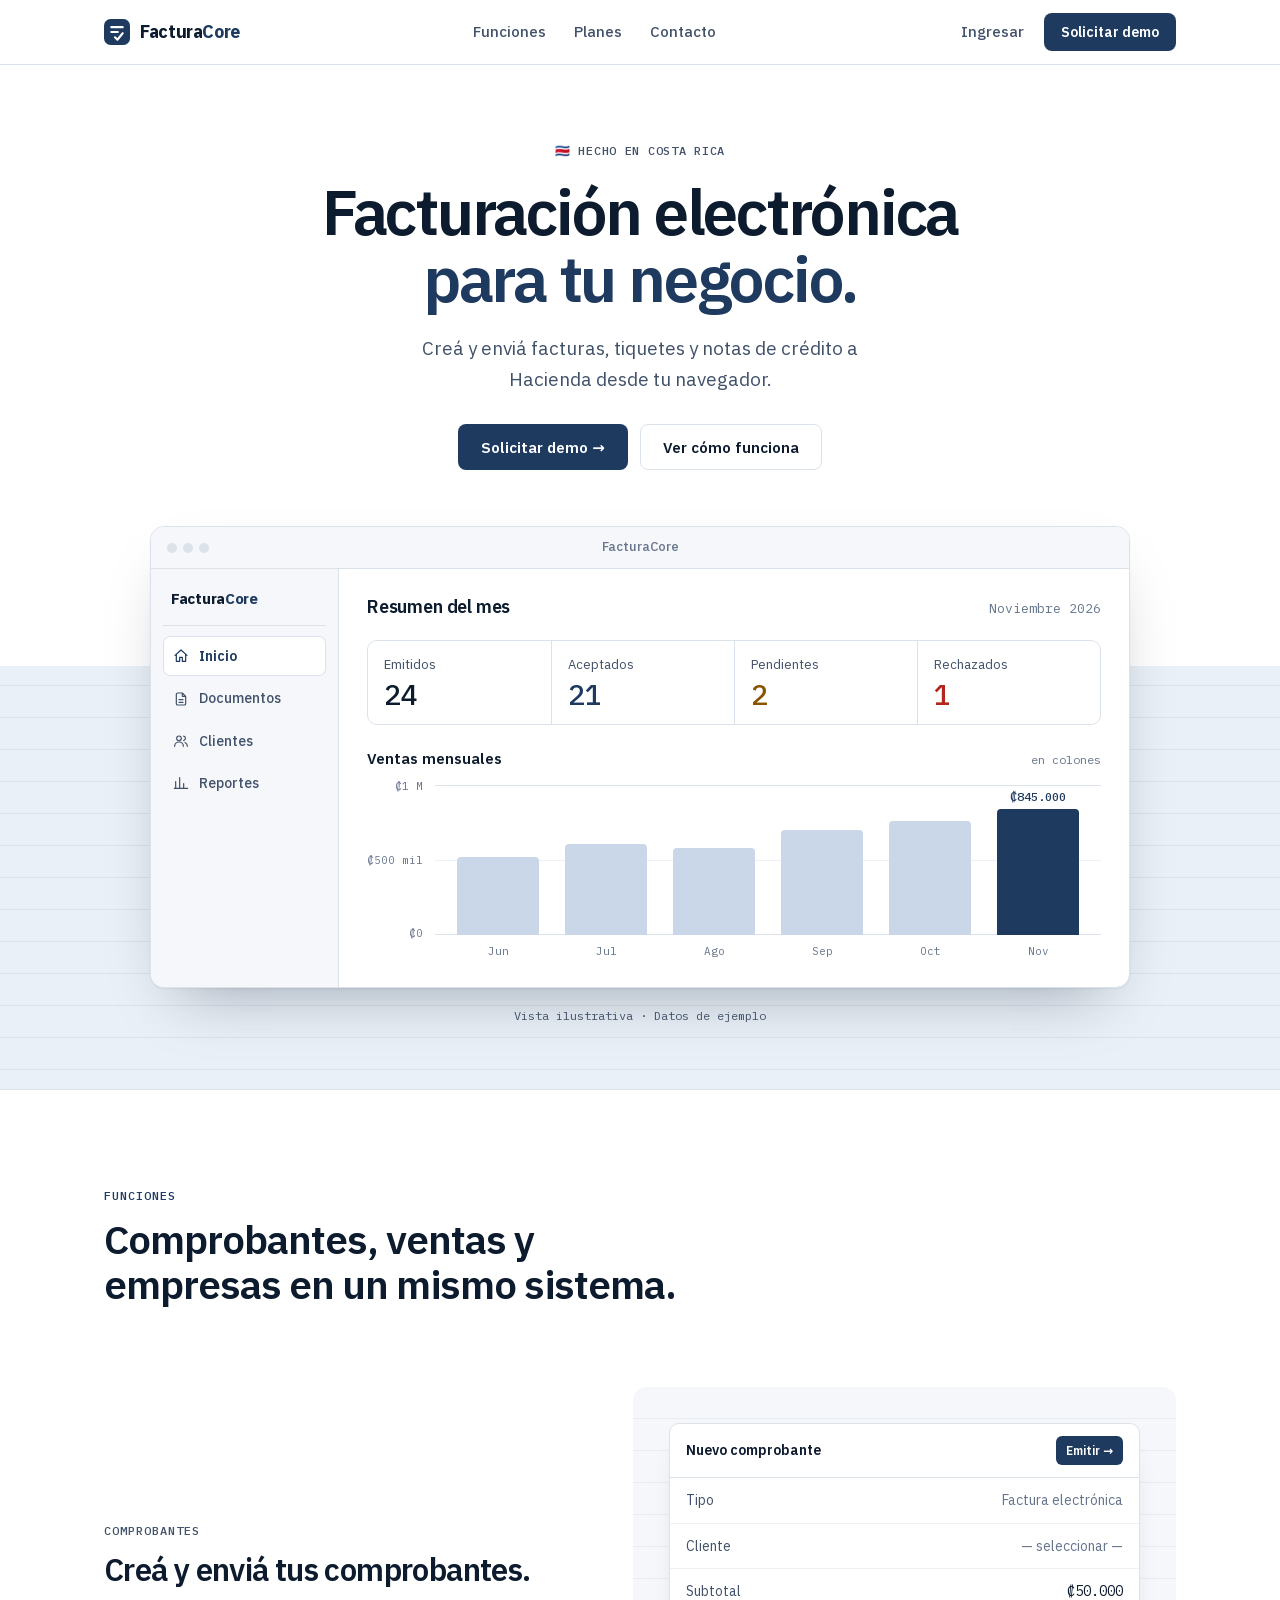
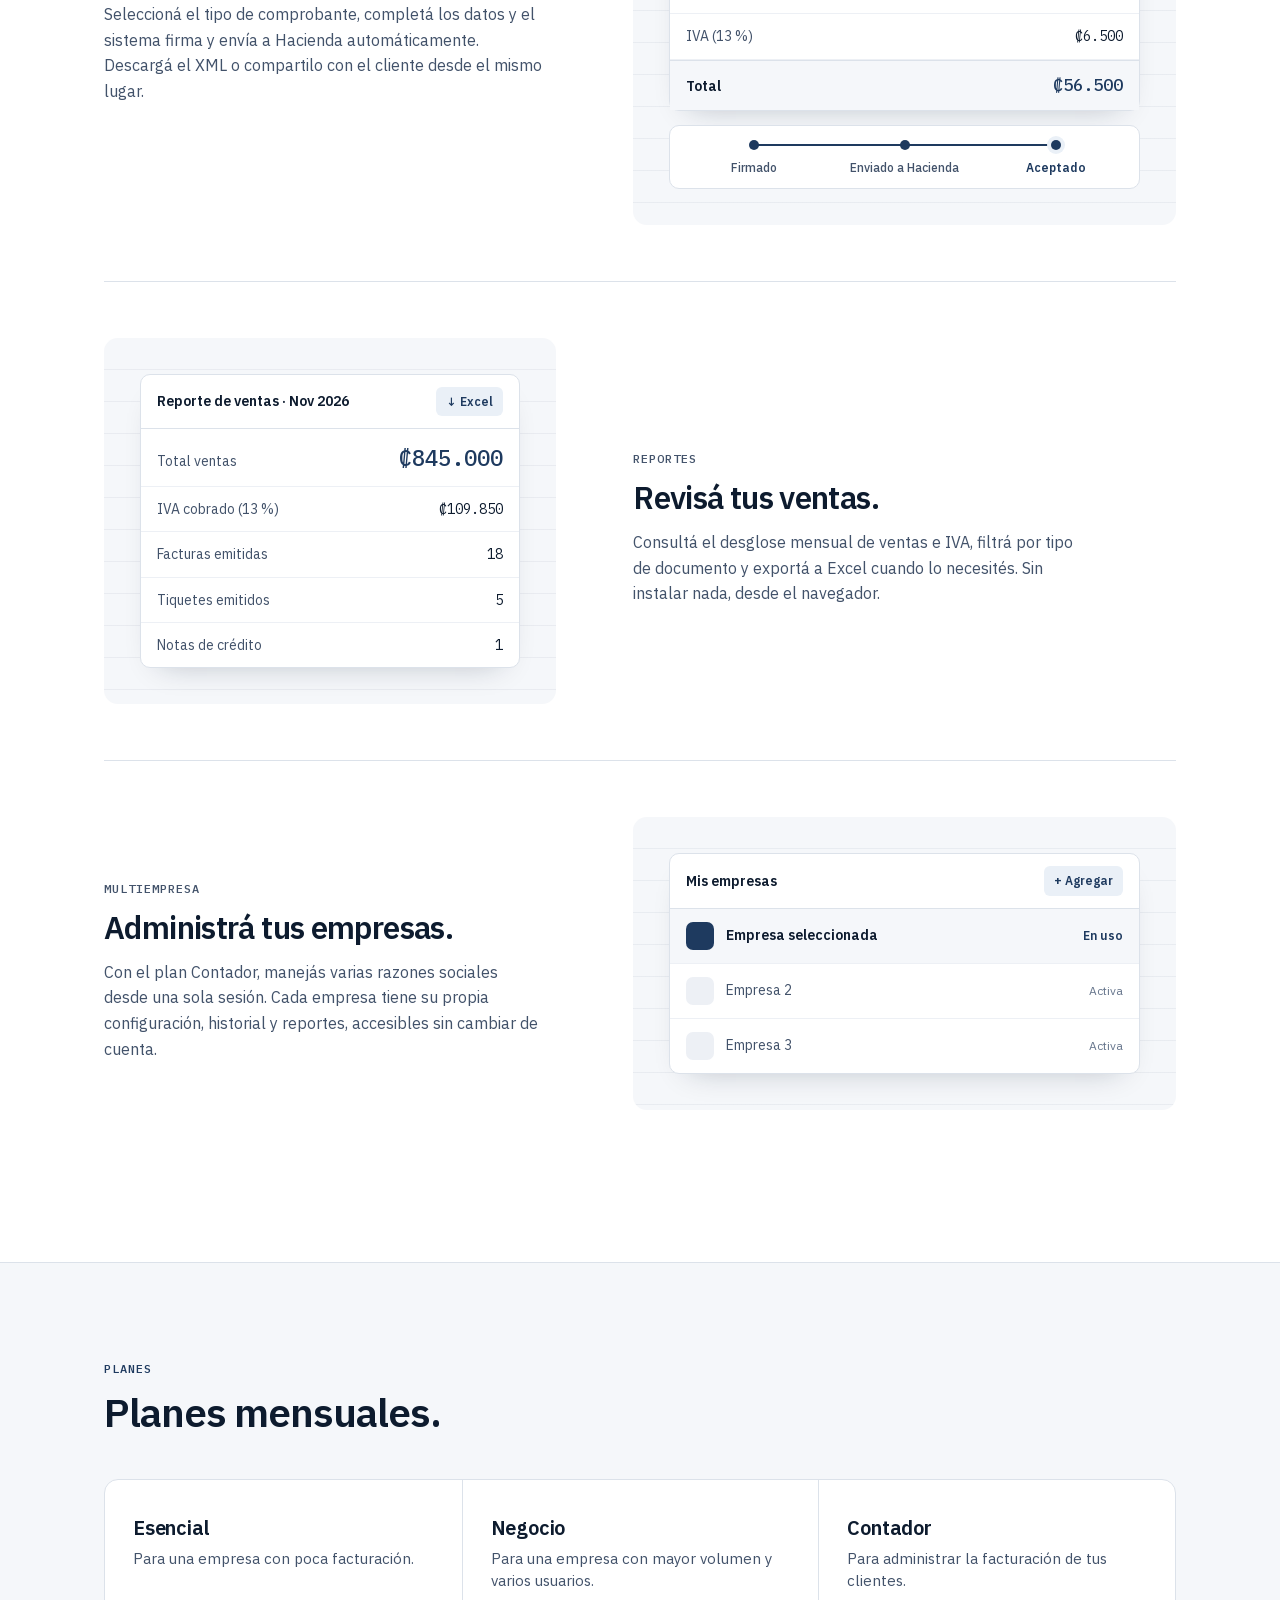
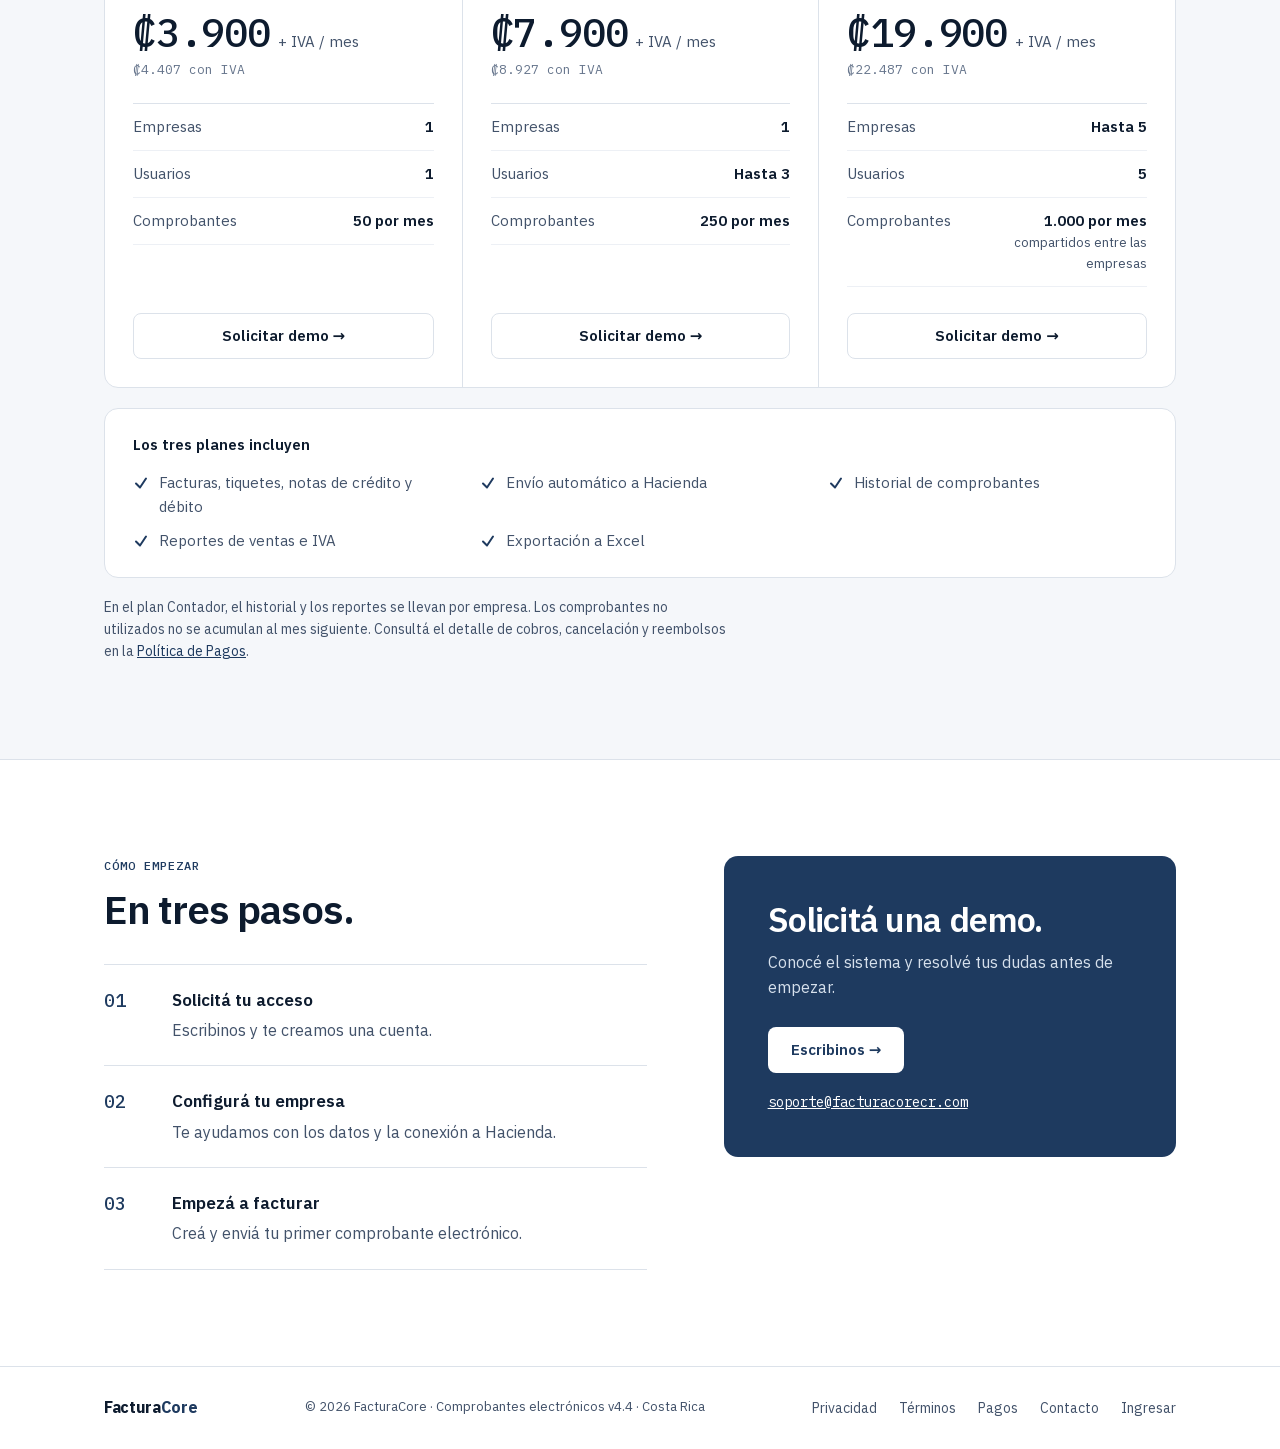
<file: index.html>
<!DOCTYPE html>
<html lang="es-CR">
<head>
<meta charset="UTF-8">
<meta name="viewport" content="width=device-width, initial-scale=1.0">
<title>FacturaCore · Facturación electrónica para Costa Rica</title>
<meta name="description" content="Creá y enviá facturas, tiquetes y notas de crédito a Hacienda desde tu navegador. Planes mensuales desde ₡3.900 + IVA.">
<meta property="og:title" content="FacturaCore · Facturación electrónica para Costa Rica">
<meta property="og:description" content="Creá y enviá facturas, tiquetes y notas de crédito a Hacienda desde tu navegador.">
<meta property="og:type" content="website">
<meta name="theme-color" content="#1E3A5F">
<link rel="icon" type="image/svg+xml" href="/favicon.svg">
<link rel="preload" href="/assets/fonts/ibm-plex-sans-400-700-latin.woff2" as="font" type="font/woff2" crossorigin>
<link rel="stylesheet" href="/assets/site.css">
</head>
<body>

<header class="nav">
  <div class="wrap nav-in">
    <a href="/" class="brand" aria-label="FacturaCore, inicio">
      <svg viewBox="0 0 32 32" aria-hidden="true"><rect width="32" height="32" rx="8" fill="#1E3A5F"/><path d="M9 10h14M9 16h8" stroke="#fff" stroke-width="2.6" stroke-linecap="round"/><path d="M13.5 22.5l3 3 6.5-8" fill="none" stroke="#fff" stroke-width="2.6" stroke-linecap="round" stroke-linejoin="round"/></svg>
      <span>Factura<b>Core</b></span>
    </a>
    <nav aria-label="Principal">
      <ul class="nav-links" id="nav-links">
        <li><a href="#funciones">Funciones</a></li>
        <li><a href="#planes">Planes</a></li>
        <li><a href="#contacto">Contacto</a></li>
        <li class="nav-only-mobile"><a href="https://app.facturacore.dedyn.io" target="_blank" rel="noopener">Ingresar</a></li>
      </ul>
    </nav>
    <div class="nav-actions">
      <a href="https://app.facturacore.dedyn.io" target="_blank" rel="noopener" class="nav-login">Ingresar</a>
      <a href="#contacto" class="btn btn-primary btn-sm">Solicitar demo</a>
      <button class="nav-toggle" id="nav-toggle" type="button" aria-label="Abrir menú" aria-controls="nav-links" aria-expanded="false">
        <svg width="20" height="20" viewBox="0 0 24 24" fill="none" stroke="currentColor" stroke-width="2" stroke-linecap="round" aria-hidden="true"><path d="M4 7h16M4 12h16M4 17h16"/></svg>
      </button>
    </div>
  </div>
</header>

<main>

<!-- Inicio -->
<section class="hero" id="inicio">
  <div class="wrap hero-head">
    <p class="eyebrow">🇨🇷 Hecho en Costa Rica</p>
    <h1>Facturación electrónica <span>para tu negocio.</span></h1>
    <p class="lede">Creá y enviá facturas, tiquetes y notas de crédito a Hacienda desde tu navegador.</p>
    <div class="hero-actions">
      <a href="#contacto" class="btn btn-primary">Solicitar demo →</a>
      <a href="#como-empezar" class="btn btn-outline">Ver cómo funciona</a>
    </div>
  </div>

  <div class="hero-stage">
    <div class="wrap">
      <figure>
        <div class="app">
          <div class="app-bar">
            <div class="app-dots" aria-hidden="true"><i></i><i></i><i></i></div>
            <div class="app-name">FacturaCore</div>
          </div>
          <div class="app-body">
            <aside class="app-side" aria-hidden="true">
              <div class="brand"><span>Factura<b>Core</b></span></div>
              <ul>
                <li class="on"><svg viewBox="0 0 24 24" fill="none" stroke="currentColor" stroke-width="1.8" stroke-linecap="round" stroke-linejoin="round"><path d="M3 11l9-8 9 8M5 9.5V20h5v-6h4v6h5V9.5"/></svg>Inicio</li>
                <li><svg viewBox="0 0 24 24" fill="none" stroke="currentColor" stroke-width="1.8" stroke-linecap="round" stroke-linejoin="round"><path d="M14 3H7a2 2 0 00-2 2v14a2 2 0 002 2h10a2 2 0 002-2V8zM14 3v5h5M9 13h6M9 17h6"/></svg>Documentos</li>
                <li><svg viewBox="0 0 24 24" fill="none" stroke="currentColor" stroke-width="1.8" stroke-linecap="round" stroke-linejoin="round"><circle cx="9" cy="8" r="3.5"/><path d="M2.5 20a6.5 6.5 0 0113 0M16 4.6a3.5 3.5 0 010 6.8M18 14.2a6.5 6.5 0 013.5 5.8"/></svg>Clientes</li>
                <li><svg viewBox="0 0 24 24" fill="none" stroke="currentColor" stroke-width="1.8" stroke-linecap="round" stroke-linejoin="round"><path d="M4 20V10M10 20V4M16 20v-7M22 20H2"/></svg>Reportes</li>
              </ul>
            </aside>
            <div class="app-main">
              <div class="app-head">
                <h2>Resumen del mes</h2>
                <span>Noviembre 2026</span>
              </div>
              <dl class="stats">
                <div class="stat"><dt>Emitidos</dt><dd>24</dd></div>
                <div class="stat"><dt>Aceptados</dt><dd class="is-blue">21</dd></div>
                <div class="stat"><dt>Pendientes</dt><dd class="is-amber">2</dd></div>
                <div class="stat"><dt>Rechazados</dt><dd class="is-red">1</dd></div>
              </dl>
              <div class="chart-card">
                <div class="chart-title">Ventas mensuales <span>en colones</span></div>
                <div class="chart" role="img" aria-label="Gráfico ilustrativo de ventas mensuales de junio a noviembre. Noviembre: 845.000 colones.">
                  <div class="chart-y" aria-hidden="true"><span>₡1 M</span><span>₡500 mil</span><span>₡0</span></div>
                  <div class="chart-plot" aria-hidden="true">
                    <i style="height:52%"></i>
                    <i style="height:61%"></i>
                    <i style="height:58%"></i>
                    <i style="height:70%"></i>
                    <i style="height:76%"></i>
                    <i class="now" style="height:84.5%"><b>₡845.000</b></i>
                  </div>
                  <div class="chart-x" aria-hidden="true"><span>Jun</span><span>Jul</span><span>Ago</span><span>Sep</span><span>Oct</span><span>Nov</span></div>
                </div>
              </div>
            </div>
          </div>
        </div>
        <figcaption class="stage-caption">Vista ilustrativa · Datos de ejemplo</figcaption>
      </figure>
    </div>
  </div>
</section>

<!-- Funciones -->
<section class="section" id="funciones">
  <div class="wrap">
    <div class="section-head">
      <p class="eyebrow">Funciones</p>
      <h2 class="title">Comprobantes, ventas y empresas en un mismo sistema.</h2>
    </div>

    <div class="features">

      <article class="feature">
        <div class="feature-text">
          <p class="eyebrow">Comprobantes</p>
          <h3>Creá y enviá tus comprobantes.</h3>
          <p>Seleccioná el tipo de comprobante, completá los datos y el sistema firma y envía a Hacienda automáticamente. Descargá el XML o compartilo con el cliente desde el mismo lugar.</p>
        </div>
        <div class="feature-art" aria-hidden="true">
          <div class="panel">
            <div class="panel-head">Nuevo comprobante <span class="chip chip-solid">Emitir →</span></div>
            <dl>
              <div class="kv"><dt>Tipo</dt><dd class="muted">Factura electrónica</dd></div>
              <div class="kv"><dt>Cliente</dt><dd class="muted">— seleccionar —</dd></div>
              <div class="kv"><dt>Subtotal</dt><dd>₡50.000</dd></div>
              <div class="kv"><dt>IVA (13 %)</dt><dd>₡6.500</dd></div>
              <div class="kv total"><dt>Total</dt><dd>₡56.500</dd></div>
            </dl>
          </div>
          <ol class="track">
            <li>Firmado</li>
            <li>Enviado a Hacienda</li>
            <li class="now">Aceptado</li>
          </ol>
        </div>
      </article>

      <article class="feature flip">
        <div class="feature-text">
          <p class="eyebrow">Reportes</p>
          <h3>Revisá tus ventas.</h3>
          <p>Consultá el desglose mensual de ventas e IVA, filtrá por tipo de documento y exportá a Excel cuando lo necesités. Sin instalar nada, desde el navegador.</p>
        </div>
        <div class="feature-art" aria-hidden="true">
          <div class="panel">
            <div class="panel-head">Reporte de ventas · Nov 2026 <span class="chip">↓ Excel</span></div>
            <dl>
              <div class="kv lead"><dt>Total ventas</dt><dd>₡845.000</dd></div>
              <div class="kv"><dt>IVA cobrado (13 %)</dt><dd>₡109.850</dd></div>
              <div class="kv"><dt>Facturas emitidas</dt><dd>18</dd></div>
              <div class="kv"><dt>Tiquetes emitidos</dt><dd>5</dd></div>
              <div class="kv"><dt>Notas de crédito</dt><dd>1</dd></div>
            </dl>
          </div>
        </div>
      </article>

      <article class="feature">
        <div class="feature-text">
          <p class="eyebrow">Multiempresa</p>
          <h3>Administrá tus empresas.</h3>
          <p>Con el plan Contador, manejás varias razones sociales desde una sola sesión. Cada empresa tiene su propia configuración, historial y reportes, accesibles sin cambiar de cuenta.</p>
        </div>
        <div class="feature-art" aria-hidden="true">
          <div class="panel">
            <div class="panel-head">Mis empresas <span class="chip">+ Agregar</span></div>
            <ul class="orgs">
              <li class="on">Empresa seleccionada <span>En uso</span></li>
              <li>Empresa 2 <span>Activa</span></li>
              <li>Empresa 3 <span>Activa</span></li>
            </ul>
          </div>
        </div>
      </article>

    </div>
  </div>
</section>

<!-- Planes -->
<section class="section plans-section" id="planes">
  <div class="wrap">
    <div class="section-head">
      <p class="eyebrow">Planes</p>
      <h2 class="title">Planes mensuales.</h2>
    </div>

    <div class="plans">
      <article class="plan">
        <h3>Esencial</h3>
        <p class="plan-for">Para una empresa con poca facturación.</p>
        <p class="plan-price"><strong>₡3.900</strong><span>+ IVA / mes</span></p>
        <p class="plan-tax">₡4.407 con IVA</p>
        <dl class="plan-specs">
          <div><dt>Empresas</dt><dd>1</dd></div>
          <div><dt>Usuarios</dt><dd>1</dd></div>
          <div><dt>Comprobantes</dt><dd>50 por mes</dd></div>
        </dl>
        <a href="#contacto" class="btn btn-outline">Solicitar demo →</a>
      </article>
      <article class="plan">
        <h3>Negocio</h3>
        <p class="plan-for">Para una empresa con mayor volumen y varios usuarios.</p>
        <p class="plan-price"><strong>₡7.900</strong><span>+ IVA / mes</span></p>
        <p class="plan-tax">₡8.927 con IVA</p>
        <dl class="plan-specs">
          <div><dt>Empresas</dt><dd>1</dd></div>
          <div><dt>Usuarios</dt><dd>Hasta 3</dd></div>
          <div><dt>Comprobantes</dt><dd>250 por mes</dd></div>
        </dl>
        <a href="#contacto" class="btn btn-outline">Solicitar demo →</a>
      </article>
      <article class="plan">
        <h3>Contador</h3>
        <p class="plan-for">Para administrar la facturación de tus clientes.</p>
        <p class="plan-price"><strong>₡19.900</strong><span>+ IVA / mes</span></p>
        <p class="plan-tax">₡22.487 con IVA</p>
        <dl class="plan-specs">
          <div><dt>Empresas</dt><dd>Hasta 5</dd></div>
          <div><dt>Usuarios</dt><dd>5</dd></div>
          <div><dt>Comprobantes</dt><dd>1.000 por mes <small>compartidos entre las empresas</small></dd></div>
        </dl>
        <a href="#contacto" class="btn btn-outline">Solicitar demo →</a>
      </article>
    </div>

    <div class="includes">
      <h3>Los tres planes incluyen</h3>
      <ul>
        <li>Facturas, tiquetes, notas de crédito y débito</li>
        <li>Envío automático a Hacienda</li>
        <li>Historial de comprobantes</li>
        <li>Reportes de ventas e IVA</li>
        <li>Exportación a Excel</li>
      </ul>
    </div>
    <p class="plans-note">En el plan Contador, el historial y los reportes se llevan por empresa. Los comprobantes no utilizados no se acumulan al mes siguiente. Consultá el detalle de cobros, cancelación y reembolsos en la <a href="/legal/pagos">Política de Pagos</a>.</p>
  </div>
</section>

<!-- Contacto -->
<section class="section" id="contacto">
  <div class="wrap start">
    <div id="como-empezar" class="anchor">
      <p class="eyebrow">Cómo empezar</p>
      <h2 class="title">En tres pasos.</h2>
      <ol class="steps">
        <li><strong>Solicitá tu acceso</strong><p>Escribinos y te creamos una cuenta.</p></li>
        <li><strong>Configurá tu empresa</strong><p>Te ayudamos con los datos y la conexión a Hacienda.</p></li>
        <li><strong>Empezá a facturar</strong><p>Creá y enviá tu primer comprobante electrónico.</p></li>
      </ol>
    </div>
    <aside class="cta" aria-labelledby="cta-title">
      <h2 id="cta-title">Solicitá una demo.</h2>
      <p>Conocé el sistema y resolvé tus dudas antes de empezar.</p>
      <a href="mailto:soporte@facturacorecr.com?subject=Solicitud%20de%20demo%20de%20FacturaCore" class="btn btn-light">Escribinos →</a>
      <span class="cta-mail"><a href="mailto:soporte@facturacorecr.com">soporte@facturacorecr.com</a></span>
    </aside>
  </div>
</section>

</main>

<footer class="foot">
  <div class="wrap foot-in">
    <a href="/" class="brand"><span>Factura<b>Core</b></span></a>
    <p class="foot-copy">© 2026 FacturaCore · Comprobantes electrónicos v4.4 · Costa Rica</p>
    <ul class="foot-links">
      <li><a href="/legal/privacidad">Privacidad</a></li>
      <li><a href="/legal/terminos">Términos</a></li>
      <li><a href="/legal/pagos">Pagos</a></li>
      <li><a href="#contacto">Contacto</a></li>
      <li><a href="https://app.facturacore.dedyn.io" target="_blank" rel="noopener">Ingresar</a></li>
    </ul>
  </div>
</footer>

<script src="/assets/site.js" defer></script>
</body>
</html>
</file>
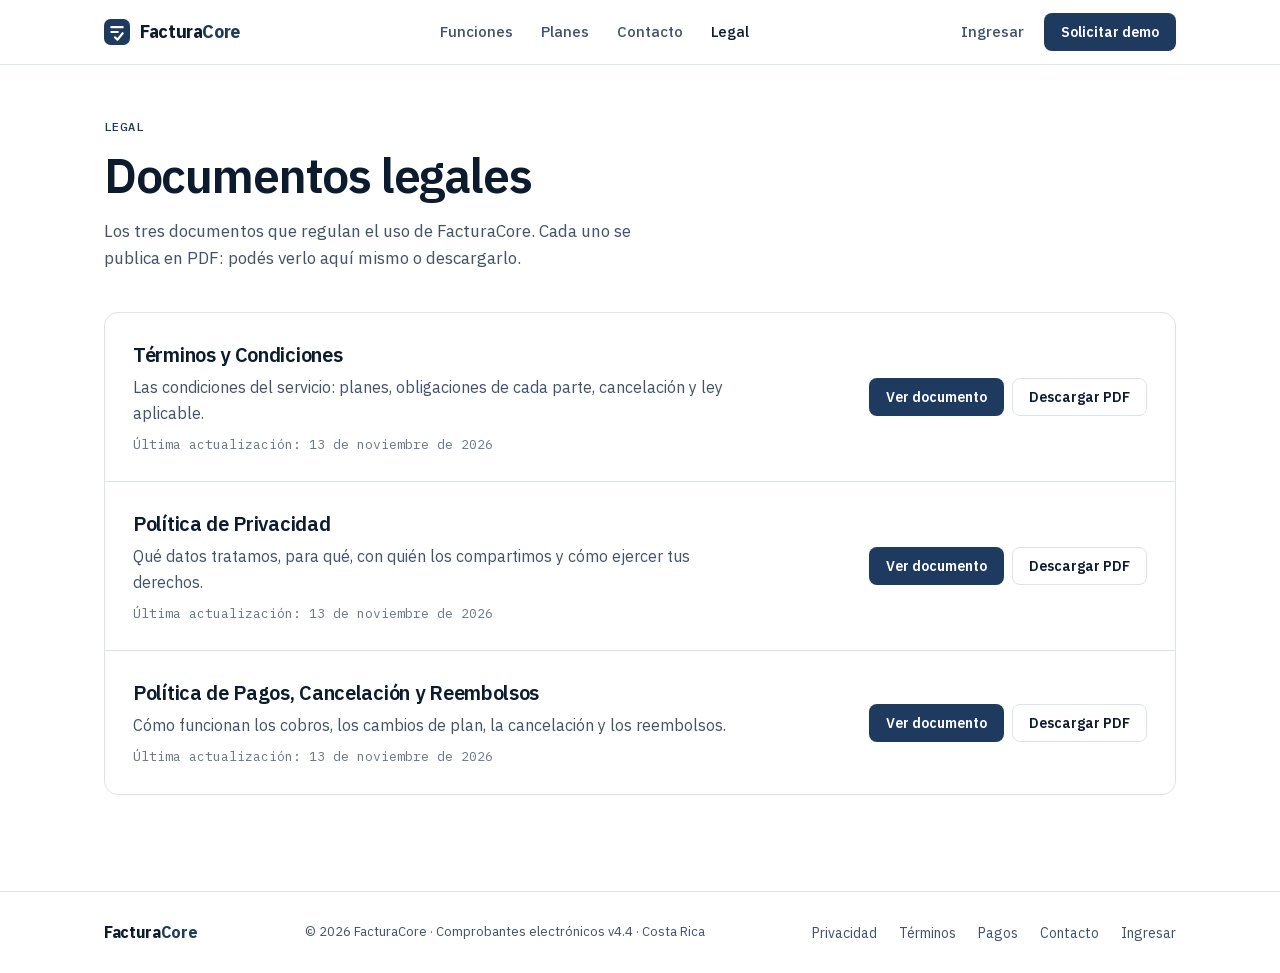
<file: legal/index.html>
<!DOCTYPE html>
<html lang="es-CR">
<head>
<meta charset="UTF-8">
<meta name="viewport" content="width=device-width, initial-scale=1.0">
<title>Documentos legales · FacturaCore</title>
<meta name="description" content="Política de Privacidad, Términos y Condiciones y Política de Pagos de FacturaCore, para ver en línea o descargar en PDF.">
<meta name="theme-color" content="#1E3A5F">
<link rel="icon" type="image/svg+xml" href="/favicon.svg">
<link rel="stylesheet" href="/assets/site.css">
<link rel="stylesheet" href="/assets/legal.css">
</head>
<body>

<header class="nav">
  <div class="wrap nav-in">
    <a href="/" class="brand" aria-label="FacturaCore, inicio">
      <svg viewBox="0 0 32 32" aria-hidden="true"><rect width="32" height="32" rx="8" fill="#1E3A5F"/><path d="M9 10h14M9 16h8" stroke="#fff" stroke-width="2.6" stroke-linecap="round"/><path d="M13.5 22.5l3 3 6.5-8" fill="none" stroke="#fff" stroke-width="2.6" stroke-linecap="round" stroke-linejoin="round"/></svg>
      <span>Factura<b>Core</b></span>
    </a>
    <nav aria-label="Principal">
      <ul class="nav-links" id="nav-links">
        <li><a href="/#funciones">Funciones</a></li>
        <li><a href="/#planes">Planes</a></li>
        <li><a href="/#contacto">Contacto</a></li>
        <li><a href="/legal" aria-current="page">Legal</a></li>
        <li class="nav-only-mobile"><a href="https://app.facturacore.dedyn.io" target="_blank" rel="noopener">Ingresar</a></li>
      </ul>
    </nav>
    <div class="nav-actions">
      <a href="https://app.facturacore.dedyn.io" target="_blank" rel="noopener" class="nav-login">Ingresar</a>
      <a href="/#contacto" class="btn btn-primary btn-sm">Solicitar demo</a>
      <button class="nav-toggle" id="nav-toggle" type="button" aria-label="Abrir menú" aria-controls="nav-links" aria-expanded="false">
        <svg width="20" height="20" viewBox="0 0 24 24" fill="none" stroke="currentColor" stroke-width="2" stroke-linecap="round" aria-hidden="true"><path d="M4 7h16M4 12h16M4 17h16"/></svg>
      </button>
    </div>
  </div>
</header>

<main>
<div class="wrap">

  <header class="doc-head">
    <p class="eyebrow">Legal</p>
    <h1>Documentos legales</h1>
    <p class="lede">Los tres documentos que regulan el uso de FacturaCore. Cada uno se publica en PDF: podés verlo aquí mismo o descargarlo.</p>
  </header>

  <ul class="doc-list">
    <li>
      <div>
        <h2><a href="/legal/terminos">Términos y Condiciones</a></h2>
        <p>Las condiciones del servicio: planes, obligaciones de cada parte, cancelación y ley aplicable.</p>
        <p class="when">Última actualización: 13 de noviembre de 2026</p>
      </div>
      <div class="go">
        <a class="btn btn-primary btn-sm" href="/legal/terminos">Ver documento</a>
        <a class="btn btn-outline btn-sm" href="/legal/pdf/terminos-y-condiciones.pdf" download>Descargar PDF</a>
      </div>
    </li>
    <li>
      <div>
        <h2><a href="/legal/privacidad">Política de Privacidad</a></h2>
        <p>Qué datos tratamos, para qué, con quién los compartimos y cómo ejercer tus derechos.</p>
        <p class="when">Última actualización: 13 de noviembre de 2026</p>
      </div>
      <div class="go">
        <a class="btn btn-primary btn-sm" href="/legal/privacidad">Ver documento</a>
        <a class="btn btn-outline btn-sm" href="/legal/pdf/politica-de-privacidad.pdf" download>Descargar PDF</a>
      </div>
    </li>
    <li>
      <div>
        <h2><a href="/legal/pagos">Política de Pagos, Cancelación y Reembolsos</a></h2>
        <p>Cómo funcionan los cobros, los cambios de plan, la cancelación y los reembolsos.</p>
        <p class="when">Última actualización: 13 de noviembre de 2026</p>
      </div>
      <div class="go">
        <a class="btn btn-primary btn-sm" href="/legal/pagos">Ver documento</a>
        <a class="btn btn-outline btn-sm" href="/legal/pdf/politica-de-pagos.pdf" download>Descargar PDF</a>
      </div>
    </li>
  </ul>

</div>
</main>

<footer class="foot">
  <div class="wrap foot-in">
    <a href="/" class="brand"><span>Factura<b>Core</b></span></a>
    <p class="foot-copy">© 2026 FacturaCore · Comprobantes electrónicos v4.4 · Costa Rica</p>
    <ul class="foot-links">
      <li><a href="/legal/privacidad">Privacidad</a></li>
      <li><a href="/legal/terminos">Términos</a></li>
      <li><a href="/legal/pagos">Pagos</a></li>
      <li><a href="/#contacto">Contacto</a></li>
      <li><a href="https://app.facturacore.dedyn.io" target="_blank" rel="noopener">Ingresar</a></li>
    </ul>
  </div>
</footer>

<script src="/assets/site.js" defer></script>
</body>
</html>
</file>
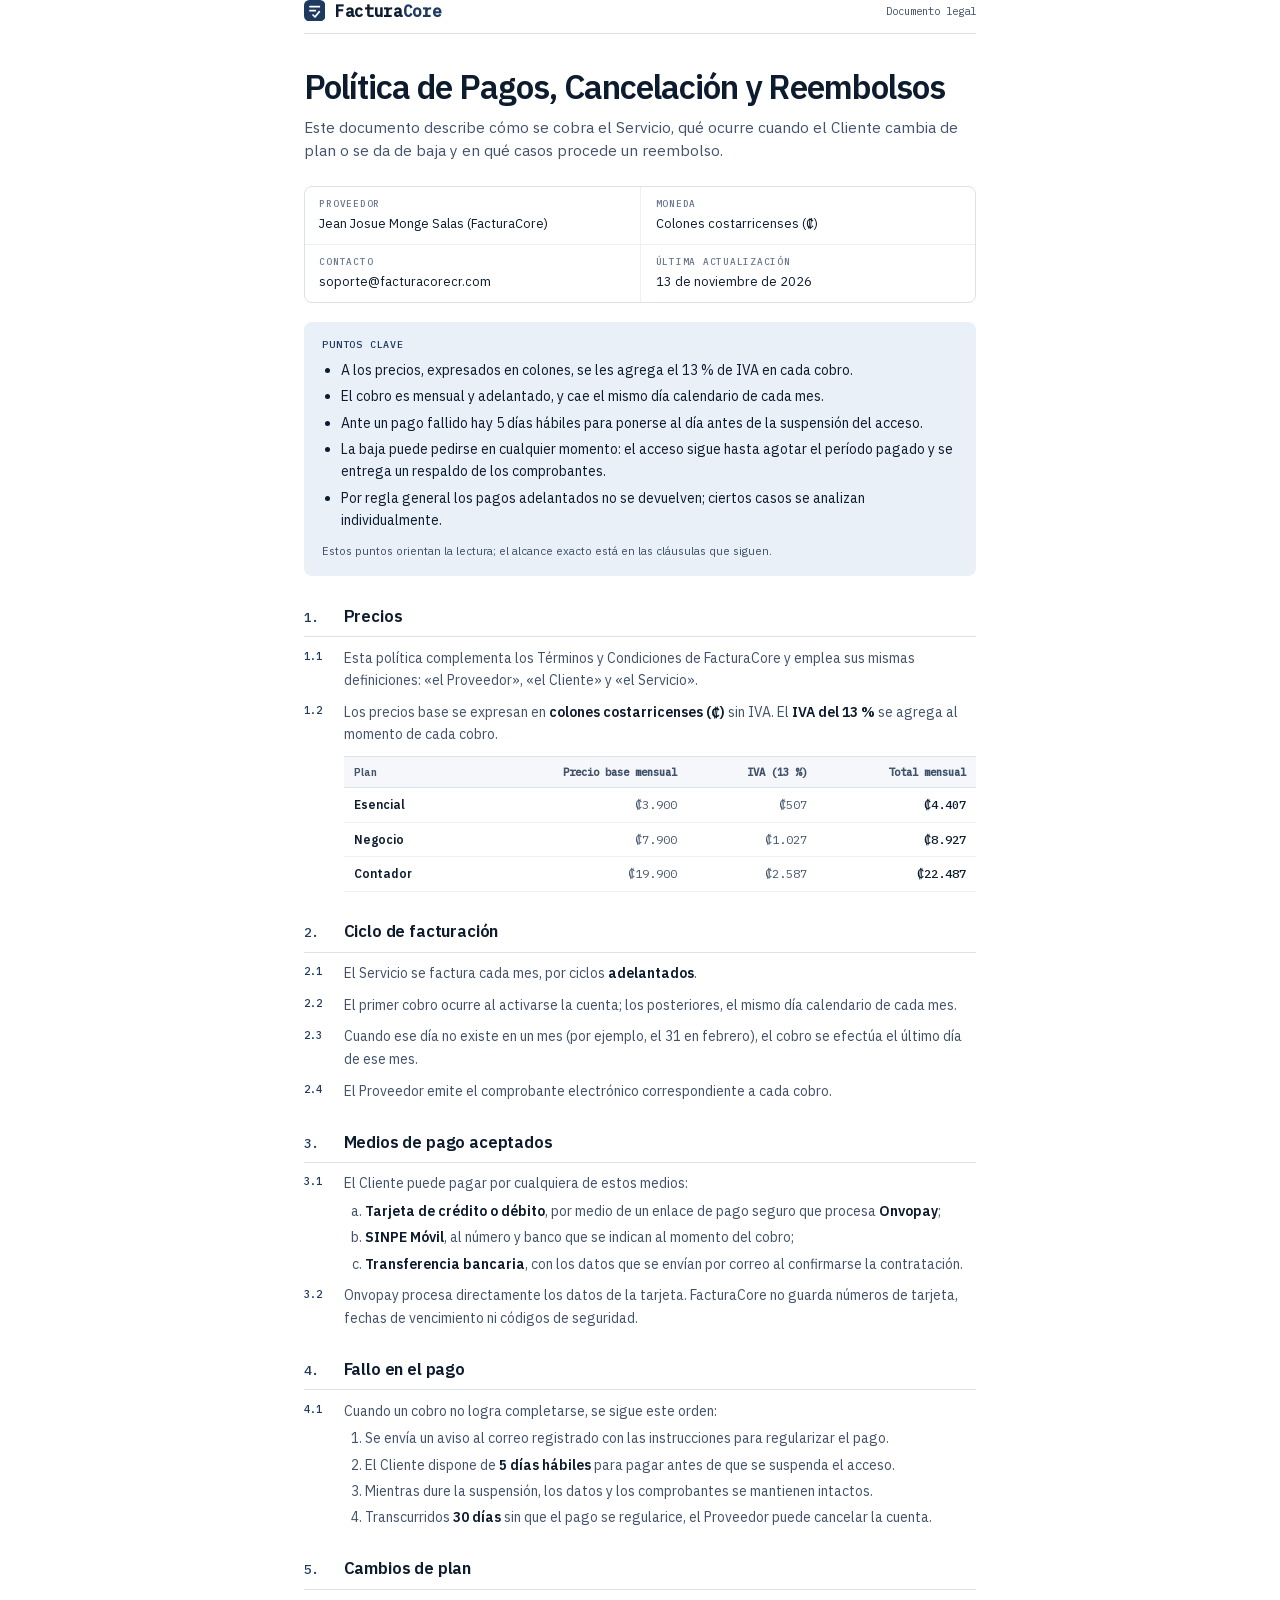
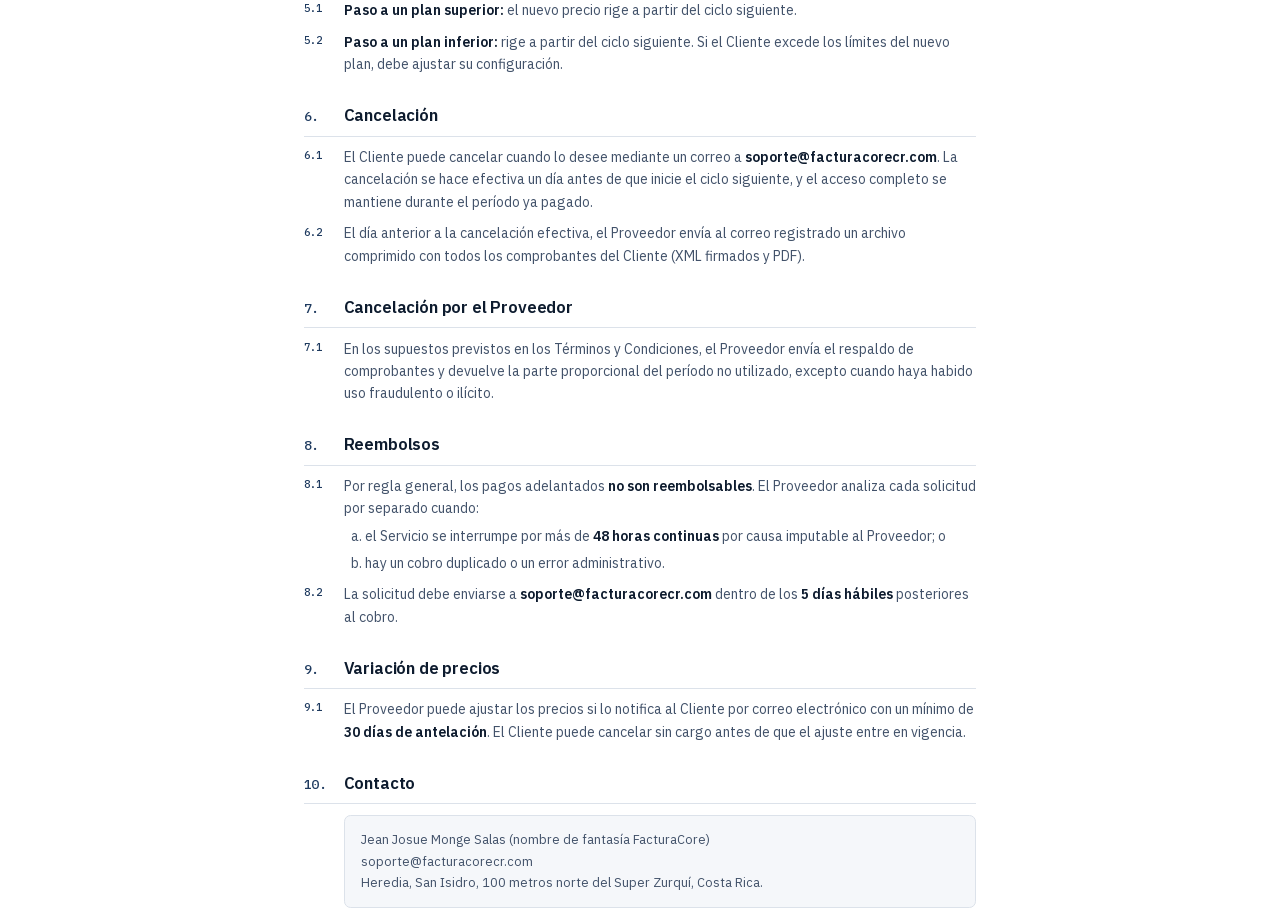
<file: legal-src/pagos.html>
<!DOCTYPE html>
<html lang="es-CR">
<head>
<meta charset="UTF-8">
<title>Política de Pagos, Cancelación y Reembolsos · FacturaCore</title>
<link rel="stylesheet" href="/assets/site.css">
<link rel="stylesheet" href="doc.css">
<style>@page{@bottom-left{content:"FacturaCore · Política de Pagos, Cancelación y Reembolsos";font:7.5pt 'IBM Plex Mono',monospace;color:#66758C}}</style>
</head>
<body>

<div class="doc-top">
  <span class="brand"><svg viewBox="0 0 32 32" aria-hidden="true"><rect width="32" height="32" rx="8" fill="#1E3A5F"/><path d="M9 10h14M9 16h8" stroke="#fff" stroke-width="2.6" stroke-linecap="round"/><path d="M13.5 22.5l3 3 6.5-8" fill="none" stroke="#fff" stroke-width="2.6" stroke-linecap="round" stroke-linejoin="round"/></svg><span>Factura<b>Core</b></span></span>
  <span>Documento legal</span>
</div>

<h1>Política de Pagos, Cancelación y Reembolsos</h1>
<p class="sub">Este documento describe cómo se cobra el Servicio, qué ocurre cuando el Cliente cambia de plan o se da de baja y en qué casos procede un reembolso.</p>

<dl class="facts">
  <div><dt>Proveedor</dt><dd>Jean Josue Monge Salas (FacturaCore)</dd></div>
  <div><dt>Moneda</dt><dd>Colones costarricenses (₡)</dd></div>
  <div><dt>Contacto</dt><dd>soporte@facturacorecr.com</dd></div>
  <div><dt>Última actualización</dt><dd>13 de noviembre de 2026</dd></div>
</dl>

<div class="key">
  <h2>Puntos clave</h2>
  <ul>
    <li>A los precios, expresados en colones, se les agrega el 13 % de IVA en cada cobro.</li>
    <li>El cobro es mensual y adelantado, y cae el mismo día calendario de cada mes.</li>
    <li>Ante un pago fallido hay 5 días hábiles para ponerse al día antes de la suspensión del acceso.</li>
    <li>La baja puede pedirse en cualquier momento: el acceso sigue hasta agotar el período pagado y se entrega un respaldo de los comprobantes.</li>
    <li>Por regla general los pagos adelantados no se devuelven; ciertos casos se analizan individualmente.</li>
  </ul>
  <p>Estos puntos orientan la lectura; el alcance exacto está en las cláusulas que siguen.</p>
</div>

<section>
  <h2>Precios</h2>
  <p class="c">Esta política complementa los Términos y Condiciones de FacturaCore y emplea sus mismas definiciones: «el Proveedor», «el Cliente» y «el Servicio».</p>
  <p class="c">Los precios base se expresan en <strong>colones costarricenses (₡)</strong> sin IVA. El <strong>IVA del 13 %</strong> se agrega al momento de cada cobro.</p>
  <table>
    <thead><tr><th>Plan</th><th class="r">Precio base mensual</th><th class="r">IVA (13 %)</th><th class="r">Total mensual</th></tr></thead>
    <tbody>
      <tr><td><strong>Esencial</strong></td><td class="r">₡3.900</td><td class="r">₡507</td><td class="r t">₡4.407</td></tr>
      <tr><td><strong>Negocio</strong></td><td class="r">₡7.900</td><td class="r">₡1.027</td><td class="r t">₡8.927</td></tr>
      <tr><td><strong>Contador</strong></td><td class="r">₡19.900</td><td class="r">₡2.587</td><td class="r t">₡22.487</td></tr>
    </tbody>
  </table>
</section>

<section>
  <h2>Ciclo de facturación</h2>
  <p class="c">El Servicio se factura cada mes, por ciclos <strong>adelantados</strong>.</p>
  <p class="c">El primer cobro ocurre al activarse la cuenta; los posteriores, el mismo día calendario de cada mes.</p>
  <p class="c">Cuando ese día no existe en un mes (por ejemplo, el 31 en febrero), el cobro se efectúa el último día de ese mes.</p>
  <p class="c">El Proveedor emite el comprobante electrónico correspondiente a cada cobro.</p>
</section>

<section>
  <h2>Medios de pago aceptados</h2>
  <p class="c">El Cliente puede pagar por cualquiera de estos medios:</p>
  <ol class="a">
    <li><strong>Tarjeta de crédito o débito</strong>, por medio de un enlace de pago seguro que procesa <strong>Onvopay</strong>;</li>
    <li><strong>SINPE Móvil</strong>, al número y banco que se indican al momento del cobro;</li>
    <li><strong>Transferencia bancaria</strong>, con los datos que se envían por correo al confirmarse la contratación.</li>
  </ol>
  <p class="c">Onvopay procesa directamente los datos de la tarjeta. FacturaCore no guarda números de tarjeta, fechas de vencimiento ni códigos de seguridad.</p>
</section>

<section>
  <h2>Fallo en el pago</h2>
  <p class="c">Cuando un cobro no logra completarse, se sigue este orden:</p>
  <ol class="n">
    <li>Se envía un aviso al correo registrado con las instrucciones para regularizar el pago.</li>
    <li>El Cliente dispone de <strong>5 días hábiles</strong> para pagar antes de que se suspenda el acceso.</li>
    <li>Mientras dure la suspensión, los datos y los comprobantes se mantienen intactos.</li>
    <li>Transcurridos <strong>30 días</strong> sin que el pago se regularice, el Proveedor puede cancelar la cuenta.</li>
  </ol>
</section>

<section>
  <h2>Cambios de plan</h2>
  <p class="c"><strong>Paso a un plan superior:</strong> el nuevo precio rige a partir del ciclo siguiente.</p>
  <p class="c"><strong>Paso a un plan inferior:</strong> rige a partir del ciclo siguiente. Si el Cliente excede los límites del nuevo plan, debe ajustar su configuración.</p>
</section>

<section>
  <h2>Cancelación</h2>
  <p class="c">El Cliente puede cancelar cuando lo desee mediante un correo a <strong>soporte@facturacorecr.com</strong>. La cancelación se hace efectiva un día antes de que inicie el ciclo siguiente, y el acceso completo se mantiene durante el período ya pagado.</p>
  <p class="c">El día anterior a la cancelación efectiva, el Proveedor envía al correo registrado un archivo comprimido con todos los comprobantes del Cliente (XML firmados y PDF).</p>
</section>

<section>
  <h2>Cancelación por el Proveedor</h2>
  <p class="c">En los supuestos previstos en los Términos y Condiciones, el Proveedor envía el respaldo de comprobantes y devuelve la parte proporcional del período no utilizado, excepto cuando haya habido uso fraudulento o ilícito.</p>
</section>

<section>
  <h2>Reembolsos</h2>
  <p class="c">Por regla general, los pagos adelantados <strong>no son reembolsables</strong>. El Proveedor analiza cada solicitud por separado cuando:</p>
  <ol class="a">
    <li>el Servicio se interrumpe por más de <strong>48 horas continuas</strong> por causa imputable al Proveedor; o</li>
    <li>hay un cobro duplicado o un error administrativo.</li>
  </ol>
  <p class="c">La solicitud debe enviarse a <strong>soporte@facturacorecr.com</strong> dentro de los <strong>5 días hábiles</strong> posteriores al cobro.</p>
</section>

<section>
  <h2>Variación de precios</h2>
  <p class="c">El Proveedor puede ajustar los precios si lo notifica al Cliente por correo electrónico con un mínimo de <strong>30 días de antelación</strong>. El Cliente puede cancelar sin cargo antes de que el ajuste entre en vigencia.</p>
</section>

<section>
  <h2>Contacto</h2>
  <div class="card">
    Jean Josue Monge Salas (nombre de fantasía FacturaCore)<br>
    soporte@facturacorecr.com<br>
    Heredia, San Isidro, 100 metros norte del Super Zurquí, Costa Rica.
  </div>
</section>

</body>
</html>
</file>
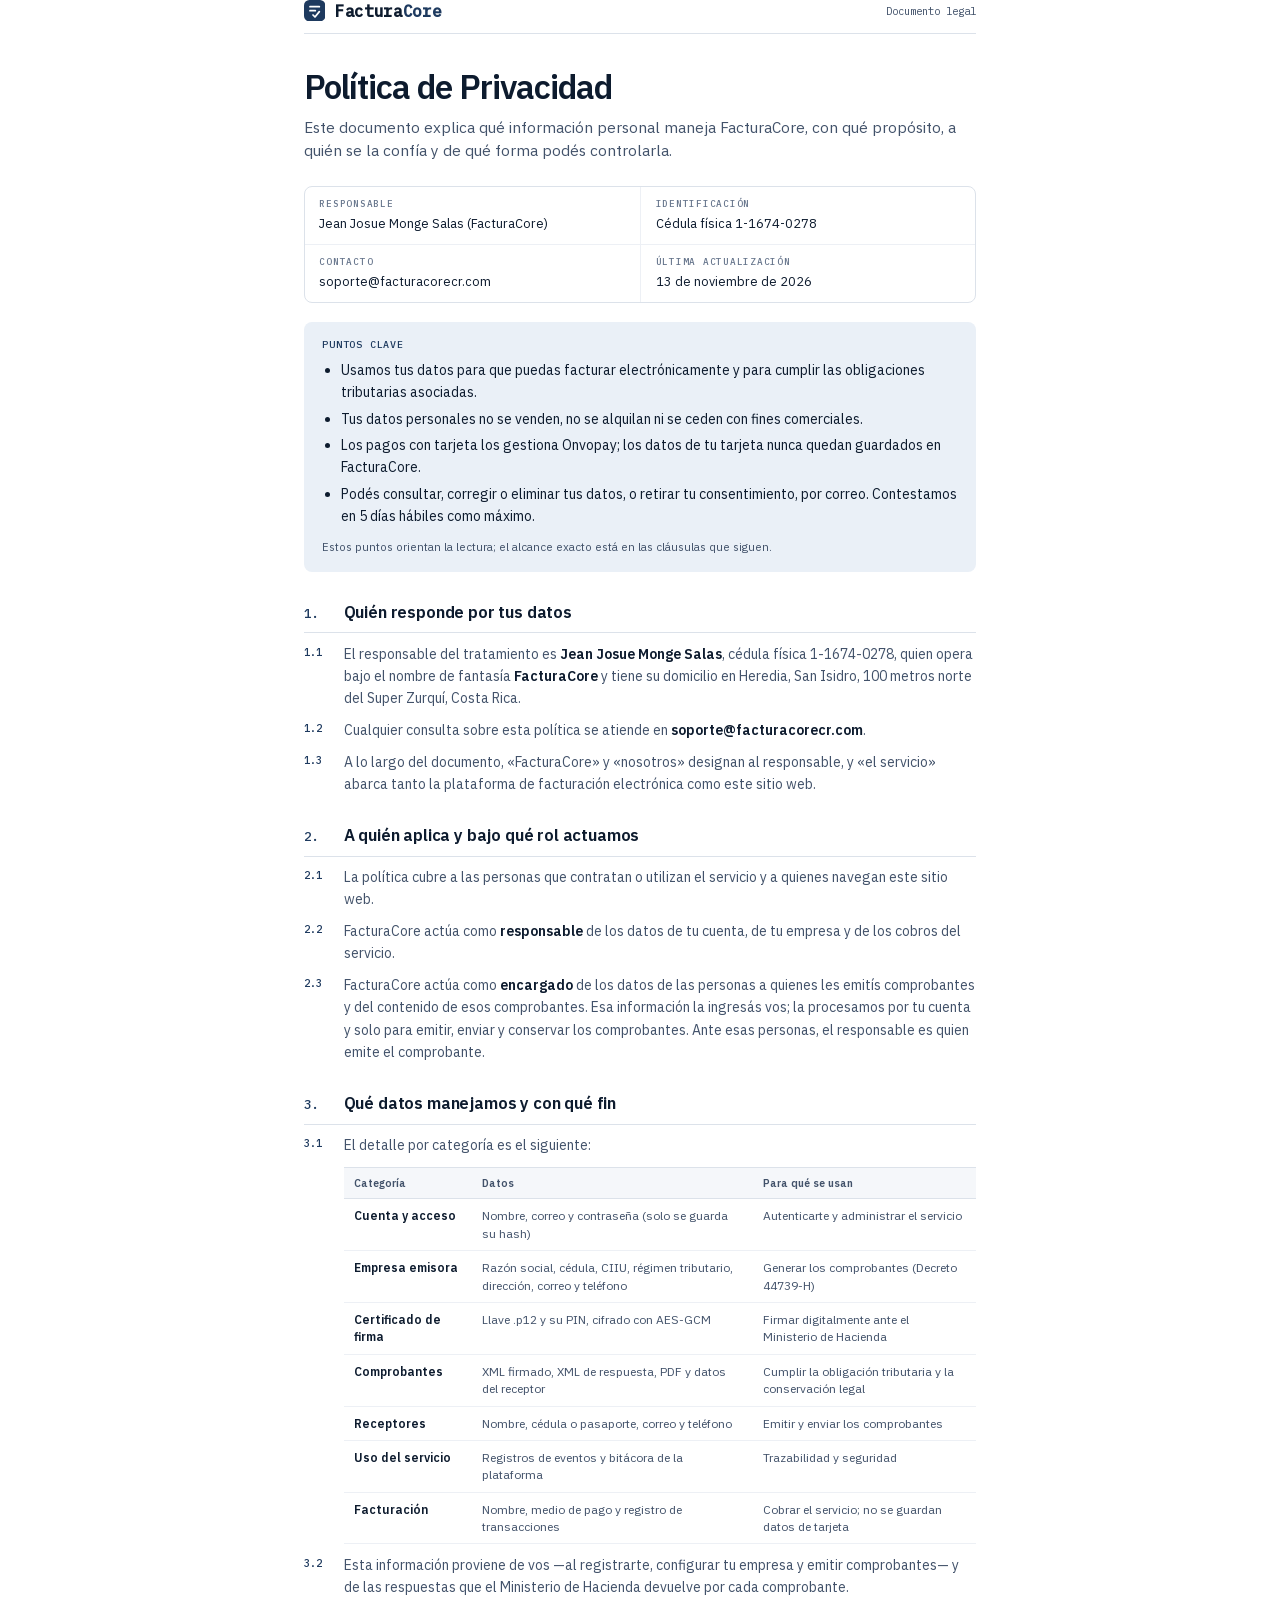
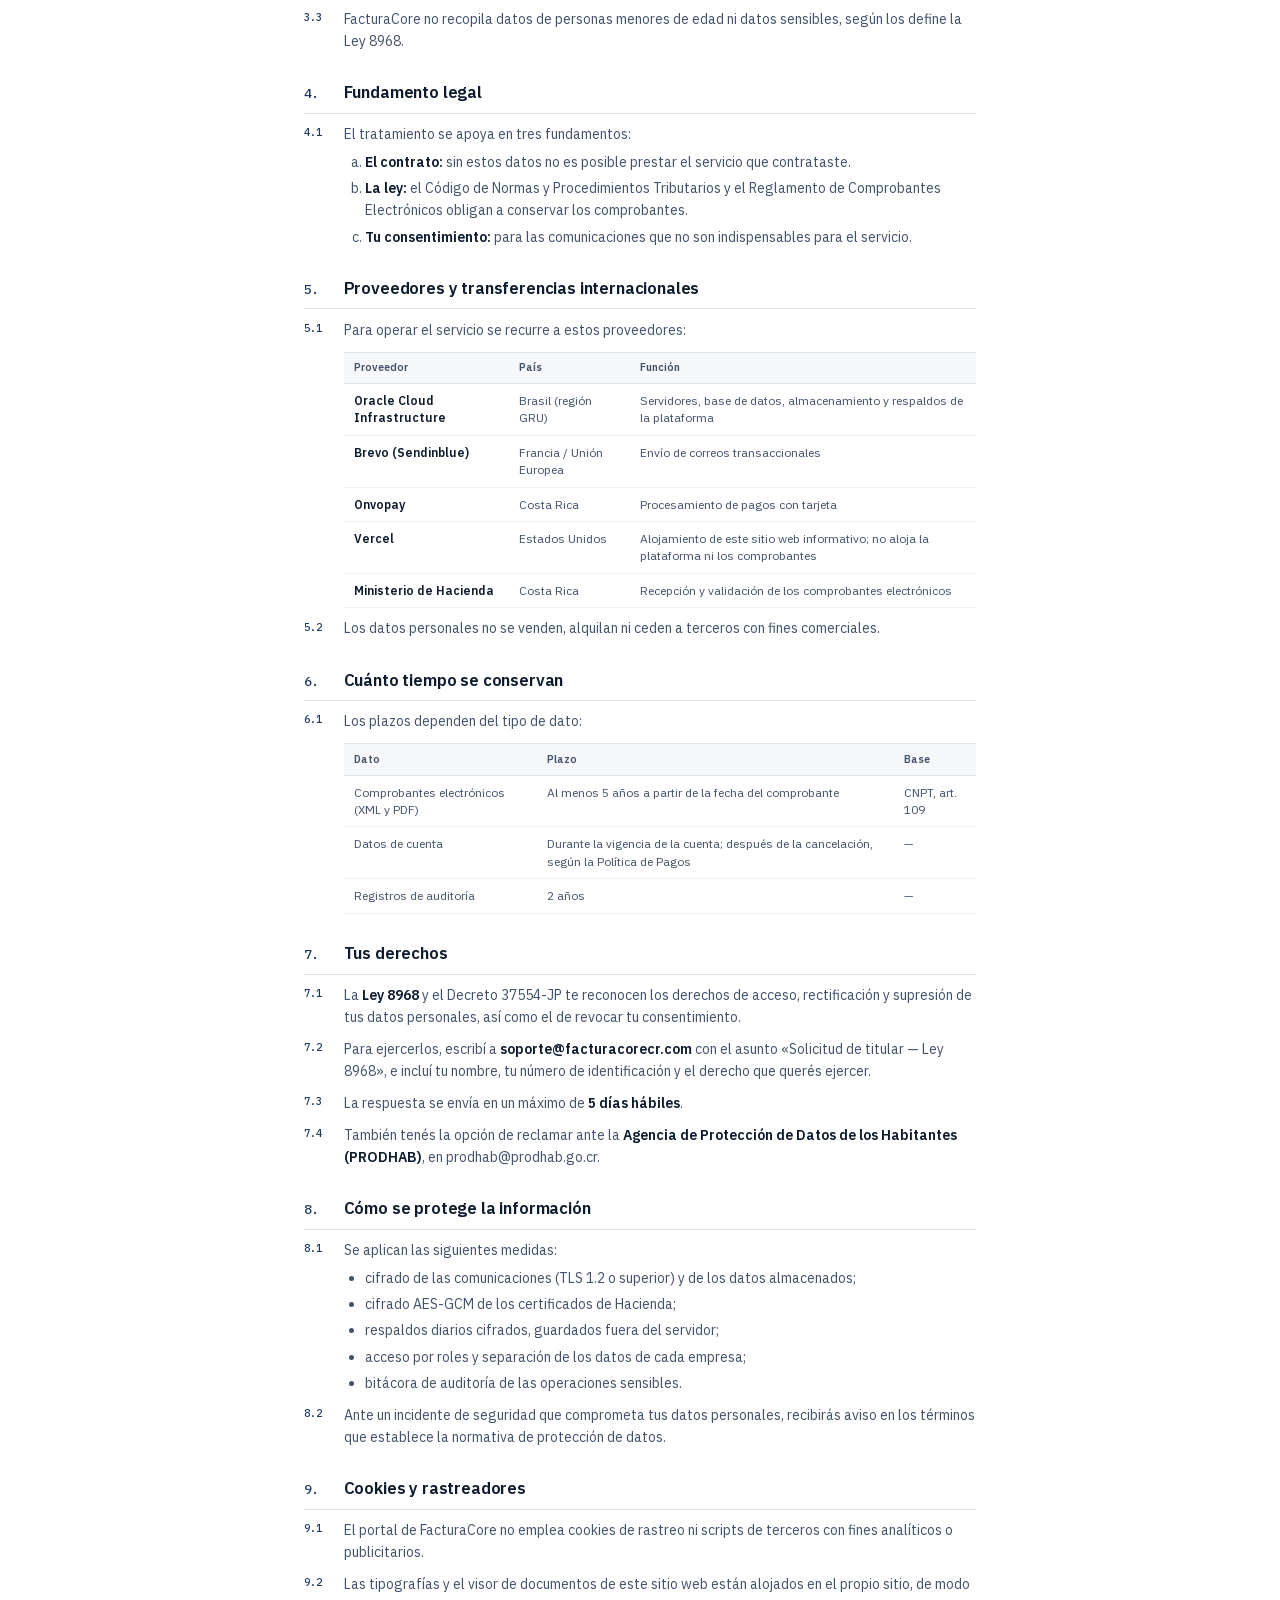
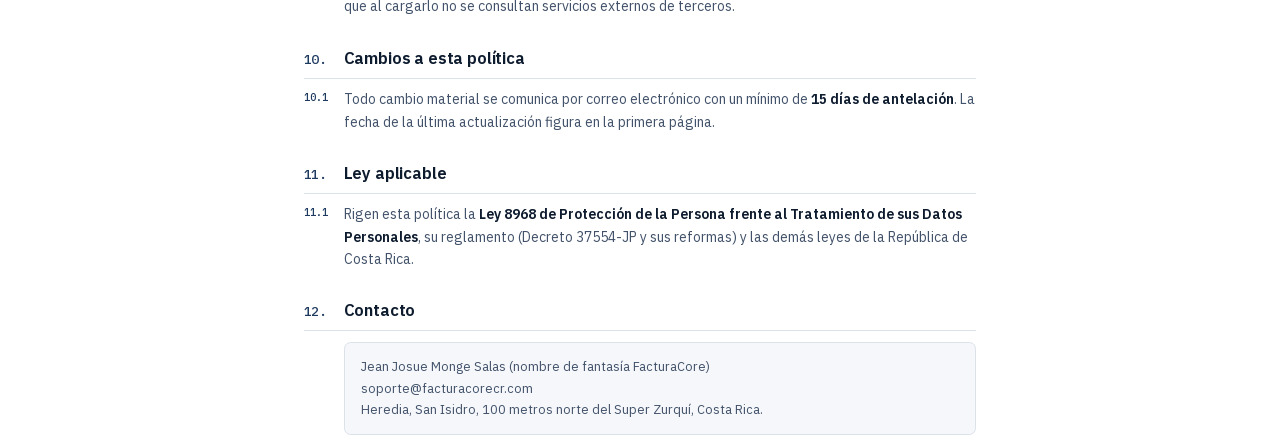
<file: legal-src/privacidad.html>
<!DOCTYPE html>
<html lang="es-CR">
<head>
<meta charset="UTF-8">
<title>Política de Privacidad · FacturaCore</title>
<link rel="stylesheet" href="/assets/site.css">
<link rel="stylesheet" href="doc.css">
<style>@page{@bottom-left{content:"FacturaCore · Política de Privacidad";font:7.5pt 'IBM Plex Mono',monospace;color:#66758C}}</style>
</head>
<body>

<div class="doc-top">
  <span class="brand"><svg viewBox="0 0 32 32" aria-hidden="true"><rect width="32" height="32" rx="8" fill="#1E3A5F"/><path d="M9 10h14M9 16h8" stroke="#fff" stroke-width="2.6" stroke-linecap="round"/><path d="M13.5 22.5l3 3 6.5-8" fill="none" stroke="#fff" stroke-width="2.6" stroke-linecap="round" stroke-linejoin="round"/></svg><span>Factura<b>Core</b></span></span>
  <span>Documento legal</span>
</div>

<h1>Política de Privacidad</h1>
<p class="sub">Este documento explica qué información personal maneja FacturaCore, con qué propósito, a quién se la confía y de qué forma podés controlarla.</p>

<dl class="facts">
  <div><dt>Responsable</dt><dd>Jean Josue Monge Salas (FacturaCore)</dd></div>
  <div><dt>Identificación</dt><dd>Cédula física 1-1674-0278</dd></div>
  <div><dt>Contacto</dt><dd>soporte@facturacorecr.com</dd></div>
  <div><dt>Última actualización</dt><dd>13 de noviembre de 2026</dd></div>
</dl>

<div class="key">
  <h2>Puntos clave</h2>
  <ul>
    <li>Usamos tus datos para que puedas facturar electrónicamente y para cumplir las obligaciones tributarias asociadas.</li>
    <li>Tus datos personales no se venden, no se alquilan ni se ceden con fines comerciales.</li>
    <li>Los pagos con tarjeta los gestiona Onvopay; los datos de tu tarjeta nunca quedan guardados en FacturaCore.</li>
    <li>Podés consultar, corregir o eliminar tus datos, o retirar tu consentimiento, por correo. Contestamos en 5 días hábiles como máximo.</li>
  </ul>
  <p>Estos puntos orientan la lectura; el alcance exacto está en las cláusulas que siguen.</p>
</div>

<section>
  <h2>Quién responde por tus datos</h2>
  <p class="c">El responsable del tratamiento es <strong>Jean Josue Monge Salas</strong>, cédula física 1-1674-0278, quien opera bajo el nombre de fantasía <strong>FacturaCore</strong> y tiene su domicilio en Heredia, San Isidro, 100 metros norte del Super Zurquí, Costa Rica.</p>
  <p class="c">Cualquier consulta sobre esta política se atiende en <strong>soporte@facturacorecr.com</strong>.</p>
  <p class="c">A lo largo del documento, «FacturaCore» y «nosotros» designan al responsable, y «el servicio» abarca tanto la plataforma de facturación electrónica como este sitio web.</p>
</section>

<section>
  <h2>A quién aplica y bajo qué rol actuamos</h2>
  <p class="c">La política cubre a las personas que contratan o utilizan el servicio y a quienes navegan este sitio web.</p>
  <p class="c">FacturaCore actúa como <strong>responsable</strong> de los datos de tu cuenta, de tu empresa y de los cobros del servicio.</p>
  <p class="c">FacturaCore actúa como <strong>encargado</strong> de los datos de las personas a quienes les emitís comprobantes y del contenido de esos comprobantes. Esa información la ingresás vos; la procesamos por tu cuenta y solo para emitir, enviar y conservar los comprobantes. Ante esas personas, el responsable es quien emite el comprobante.</p>
</section>

<section>
  <h2>Qué datos manejamos y con qué fin</h2>
  <p class="c">El detalle por categoría es el siguiente:</p>
  <table>
    <thead><tr><th>Categoría</th><th>Datos</th><th>Para qué se usan</th></tr></thead>
    <tbody>
      <tr><td><strong>Cuenta y acceso</strong></td><td>Nombre, correo y contraseña (solo se guarda su hash)</td><td>Autenticarte y administrar el servicio</td></tr>
      <tr><td><strong>Empresa emisora</strong></td><td>Razón social, cédula, CIIU, régimen tributario, dirección, correo y teléfono</td><td>Generar los comprobantes (Decreto 44739-H)</td></tr>
      <tr><td><strong>Certificado de firma</strong></td><td>Llave .p12 y su PIN, cifrado con AES-GCM</td><td>Firmar digitalmente ante el Ministerio de Hacienda</td></tr>
      <tr><td><strong>Comprobantes</strong></td><td>XML firmado, XML de respuesta, PDF y datos del receptor</td><td>Cumplir la obligación tributaria y la conservación legal</td></tr>
      <tr><td><strong>Receptores</strong></td><td>Nombre, cédula o pasaporte, correo y teléfono</td><td>Emitir y enviar los comprobantes</td></tr>
      <tr><td><strong>Uso del servicio</strong></td><td>Registros de eventos y bitácora de la plataforma</td><td>Trazabilidad y seguridad</td></tr>
      <tr><td><strong>Facturación</strong></td><td>Nombre, medio de pago y registro de transacciones</td><td>Cobrar el servicio; no se guardan datos de tarjeta</td></tr>
    </tbody>
  </table>
  <p class="c">Esta información proviene de vos —al registrarte, configurar tu empresa y emitir comprobantes— y de las respuestas que el Ministerio de Hacienda devuelve por cada comprobante.</p>
  <p class="c">FacturaCore no recopila datos de personas menores de edad ni datos sensibles, según los define la Ley 8968.</p>
</section>

<section>
  <h2>Fundamento legal</h2>
  <p class="c">El tratamiento se apoya en tres fundamentos:</p>
  <ol class="a">
    <li><strong>El contrato:</strong> sin estos datos no es posible prestar el servicio que contrataste.</li>
    <li><strong>La ley:</strong> el Código de Normas y Procedimientos Tributarios y el Reglamento de Comprobantes Electrónicos obligan a conservar los comprobantes.</li>
    <li><strong>Tu consentimiento:</strong> para las comunicaciones que no son indispensables para el servicio.</li>
  </ol>
</section>

<section>
  <h2>Proveedores y transferencias internacionales</h2>
  <p class="c">Para operar el servicio se recurre a estos proveedores:</p>
  <table>
    <thead><tr><th>Proveedor</th><th>País</th><th>Función</th></tr></thead>
    <tbody>
      <tr><td><strong>Oracle Cloud Infrastructure</strong></td><td>Brasil (región GRU)</td><td>Servidores, base de datos, almacenamiento y respaldos de la plataforma</td></tr>
      <tr><td><strong>Brevo (Sendinblue)</strong></td><td>Francia / Unión Europea</td><td>Envío de correos transaccionales</td></tr>
      <tr><td><strong>Onvopay</strong></td><td>Costa Rica</td><td>Procesamiento de pagos con tarjeta</td></tr>
      <tr><td><strong>Vercel</strong></td><td>Estados Unidos</td><td>Alojamiento de este sitio web informativo; no aloja la plataforma ni los comprobantes</td></tr>
      <tr><td><strong>Ministerio de Hacienda</strong></td><td>Costa Rica</td><td>Recepción y validación de los comprobantes electrónicos</td></tr>
    </tbody>
  </table>
  <p class="c">Los datos personales no se venden, alquilan ni ceden a terceros con fines comerciales.</p>
</section>

<section>
  <h2>Cuánto tiempo se conservan</h2>
  <p class="c">Los plazos dependen del tipo de dato:</p>
  <table>
    <thead><tr><th>Dato</th><th>Plazo</th><th>Base</th></tr></thead>
    <tbody>
      <tr><td>Comprobantes electrónicos (XML y PDF)</td><td>Al menos 5 años a partir de la fecha del comprobante</td><td>CNPT, art. 109</td></tr>
      <tr><td>Datos de cuenta</td><td>Durante la vigencia de la cuenta; después de la cancelación, según la Política de Pagos</td><td>—</td></tr>
      <tr><td>Registros de auditoría</td><td>2 años</td><td>—</td></tr>
    </tbody>
  </table>
</section>

<section>
  <h2>Tus derechos</h2>
  <p class="c">La <strong>Ley 8968</strong> y el Decreto 37554-JP te reconocen los derechos de acceso, rectificación y supresión de tus datos personales, así como el de revocar tu consentimiento.</p>
  <p class="c">Para ejercerlos, escribí a <strong>soporte@facturacorecr.com</strong> con el asunto «Solicitud de titular — Ley 8968», e incluí tu nombre, tu número de identificación y el derecho que querés ejercer.</p>
  <p class="c">La respuesta se envía en un máximo de <strong>5 días hábiles</strong>.</p>
  <p class="c">También tenés la opción de reclamar ante la <strong>Agencia de Protección de Datos de los Habitantes (PRODHAB)</strong>, en prodhab@prodhab.go.cr.</p>
</section>

<section>
  <h2>Cómo se protege la información</h2>
  <p class="c">Se aplican las siguientes medidas:</p>
  <ul class="b">
    <li>cifrado de las comunicaciones (TLS 1.2 o superior) y de los datos almacenados;</li>
    <li>cifrado AES-GCM de los certificados de Hacienda;</li>
    <li>respaldos diarios cifrados, guardados fuera del servidor;</li>
    <li>acceso por roles y separación de los datos de cada empresa;</li>
    <li>bitácora de auditoría de las operaciones sensibles.</li>
  </ul>
  <p class="c">Ante un incidente de seguridad que comprometa tus datos personales, recibirás aviso en los términos que establece la normativa de protección de datos.</p>
</section>

<section>
  <h2>Cookies y rastreadores</h2>
  <p class="c">El portal de FacturaCore no emplea cookies de rastreo ni scripts de terceros con fines analíticos o publicitarios.</p>
  <p class="c">Las tipografías y el visor de documentos de este sitio web están alojados en el propio sitio, de modo que al cargarlo no se consultan servicios externos de terceros.</p>
</section>

<section>
  <h2>Cambios a esta política</h2>
  <p class="c">Todo cambio material se comunica por correo electrónico con un mínimo de <strong>15 días de antelación</strong>. La fecha de la última actualización figura en la primera página.</p>
</section>

<section>
  <h2>Ley aplicable</h2>
  <p class="c">Rigen esta política la <strong>Ley 8968 de Protección de la Persona frente al Tratamiento de sus Datos Personales</strong>, su reglamento (Decreto 37554-JP y sus reformas) y las demás leyes de la República de Costa Rica.</p>
</section>

<section>
  <h2>Contacto</h2>
  <div class="card">
    Jean Josue Monge Salas (nombre de fantasía FacturaCore)<br>
    soporte@facturacorecr.com<br>
    Heredia, San Isidro, 100 metros norte del Super Zurquí, Costa Rica.
  </div>
</section>

</body>
</html>
</file>
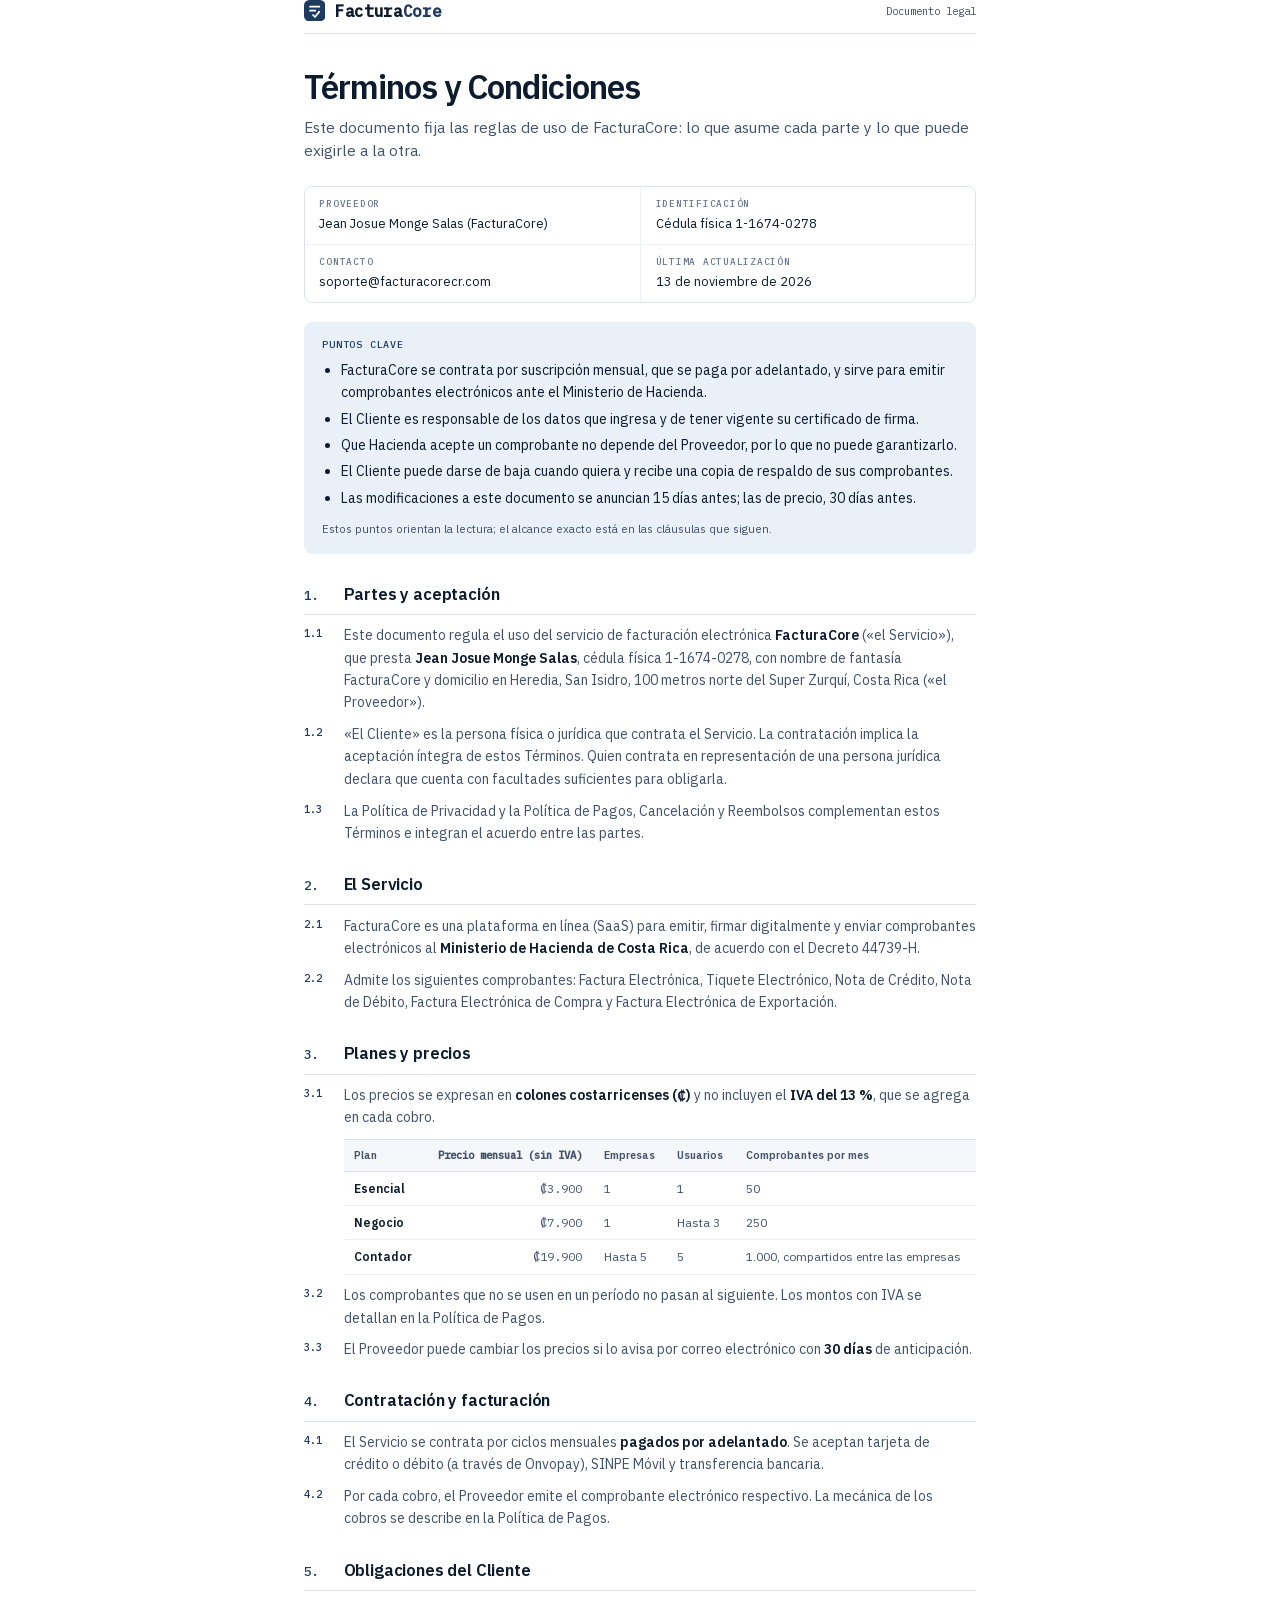
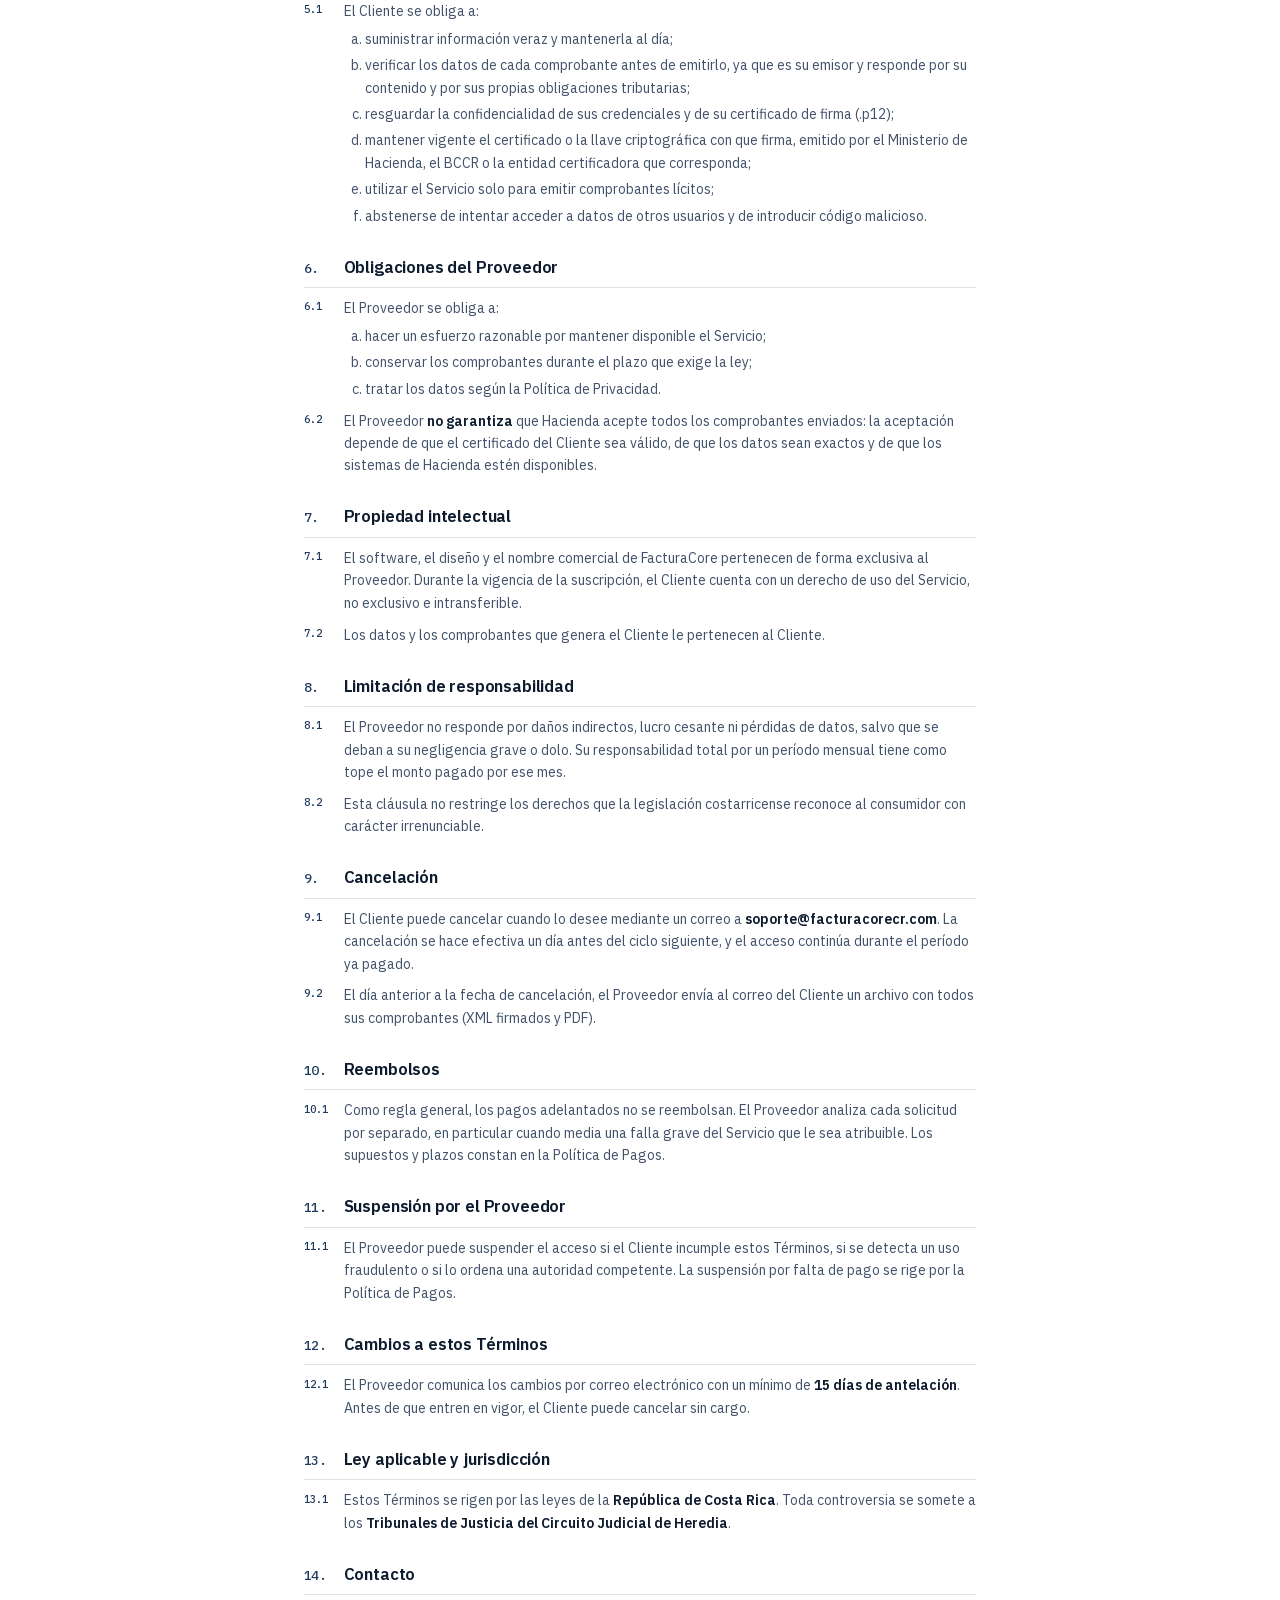
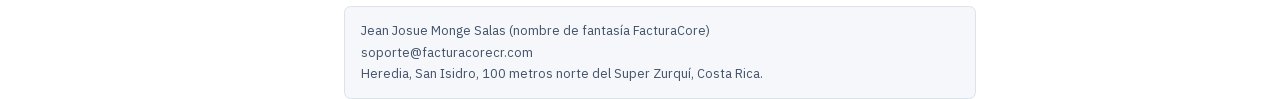
<file: legal-src/terminos.html>
<!DOCTYPE html>
<html lang="es-CR">
<head>
<meta charset="UTF-8">
<title>Términos y Condiciones · FacturaCore</title>
<link rel="stylesheet" href="/assets/site.css">
<link rel="stylesheet" href="doc.css">
<style>@page{@bottom-left{content:"FacturaCore · Términos y Condiciones";font:7.5pt 'IBM Plex Mono',monospace;color:#66758C}}</style>
</head>
<body>

<div class="doc-top">
  <span class="brand"><svg viewBox="0 0 32 32" aria-hidden="true"><rect width="32" height="32" rx="8" fill="#1E3A5F"/><path d="M9 10h14M9 16h8" stroke="#fff" stroke-width="2.6" stroke-linecap="round"/><path d="M13.5 22.5l3 3 6.5-8" fill="none" stroke="#fff" stroke-width="2.6" stroke-linecap="round" stroke-linejoin="round"/></svg><span>Factura<b>Core</b></span></span>
  <span>Documento legal</span>
</div>

<h1>Términos y Condiciones</h1>
<p class="sub">Este documento fija las reglas de uso de FacturaCore: lo que asume cada parte y lo que puede exigirle a la otra.</p>

<dl class="facts">
  <div><dt>Proveedor</dt><dd>Jean Josue Monge Salas (FacturaCore)</dd></div>
  <div><dt>Identificación</dt><dd>Cédula física 1-1674-0278</dd></div>
  <div><dt>Contacto</dt><dd>soporte@facturacorecr.com</dd></div>
  <div><dt>Última actualización</dt><dd>13 de noviembre de 2026</dd></div>
</dl>

<div class="key">
  <h2>Puntos clave</h2>
  <ul>
    <li>FacturaCore se contrata por suscripción mensual, que se paga por adelantado, y sirve para emitir comprobantes electrónicos ante el Ministerio de Hacienda.</li>
    <li>El Cliente es responsable de los datos que ingresa y de tener vigente su certificado de firma.</li>
    <li>Que Hacienda acepte un comprobante no depende del Proveedor, por lo que no puede garantizarlo.</li>
    <li>El Cliente puede darse de baja cuando quiera y recibe una copia de respaldo de sus comprobantes.</li>
    <li>Las modificaciones a este documento se anuncian 15 días antes; las de precio, 30 días antes.</li>
  </ul>
  <p>Estos puntos orientan la lectura; el alcance exacto está en las cláusulas que siguen.</p>
</div>

<section>
  <h2>Partes y aceptación</h2>
  <p class="c">Este documento regula el uso del servicio de facturación electrónica <strong>FacturaCore</strong> («el Servicio»), que presta <strong>Jean Josue Monge Salas</strong>, cédula física 1-1674-0278, con nombre de fantasía FacturaCore y domicilio en Heredia, San Isidro, 100 metros norte del Super Zurquí, Costa Rica («el Proveedor»).</p>
  <p class="c">«El Cliente» es la persona física o jurídica que contrata el Servicio. La contratación implica la aceptación íntegra de estos Términos. Quien contrata en representación de una persona jurídica declara que cuenta con facultades suficientes para obligarla.</p>
  <p class="c">La Política de Privacidad y la Política de Pagos, Cancelación y Reembolsos complementan estos Términos e integran el acuerdo entre las partes.</p>
</section>

<section>
  <h2>El Servicio</h2>
  <p class="c">FacturaCore es una plataforma en línea (SaaS) para emitir, firmar digitalmente y enviar comprobantes electrónicos al <strong>Ministerio de Hacienda de Costa Rica</strong>, de acuerdo con el Decreto 44739-H.</p>
  <p class="c">Admite los siguientes comprobantes: Factura Electrónica, Tiquete Electrónico, Nota de Crédito, Nota de Débito, Factura Electrónica de Compra y Factura Electrónica de Exportación.</p>
</section>

<section>
  <h2>Planes y precios</h2>
  <p class="c">Los precios se expresan en <strong>colones costarricenses (₡)</strong> y no incluyen el <strong>IVA del 13 %</strong>, que se agrega en cada cobro.</p>
  <table>
    <thead><tr><th>Plan</th><th class="r">Precio mensual (sin IVA)</th><th>Empresas</th><th>Usuarios</th><th>Comprobantes por mes</th></tr></thead>
    <tbody>
      <tr><td><strong>Esencial</strong></td><td class="r">₡3.900</td><td>1</td><td>1</td><td>50</td></tr>
      <tr><td><strong>Negocio</strong></td><td class="r">₡7.900</td><td>1</td><td>Hasta 3</td><td>250</td></tr>
      <tr><td><strong>Contador</strong></td><td class="r">₡19.900</td><td>Hasta 5</td><td>5</td><td>1.000, compartidos entre las empresas</td></tr>
    </tbody>
  </table>
  <p class="c">Los comprobantes que no se usen en un período no pasan al siguiente. Los montos con IVA se detallan en la Política de Pagos.</p>
  <p class="c">El Proveedor puede cambiar los precios si lo avisa por correo electrónico con <strong>30 días</strong> de anticipación.</p>
</section>

<section>
  <h2>Contratación y facturación</h2>
  <p class="c">El Servicio se contrata por ciclos mensuales <strong>pagados por adelantado</strong>. Se aceptan tarjeta de crédito o débito (a través de Onvopay), SINPE Móvil y transferencia bancaria.</p>
  <p class="c">Por cada cobro, el Proveedor emite el comprobante electrónico respectivo. La mecánica de los cobros se describe en la Política de Pagos.</p>
</section>

<section>
  <h2>Obligaciones del Cliente</h2>
  <p class="c">El Cliente se obliga a:</p>
  <ol class="a">
    <li>suministrar información veraz y mantenerla al día;</li>
    <li>verificar los datos de cada comprobante antes de emitirlo, ya que es su emisor y responde por su contenido y por sus propias obligaciones tributarias;</li>
    <li>resguardar la confidencialidad de sus credenciales y de su certificado de firma (.p12);</li>
    <li>mantener vigente el certificado o la llave criptográfica con que firma, emitido por el Ministerio de Hacienda, el BCCR o la entidad certificadora que corresponda;</li>
    <li>utilizar el Servicio solo para emitir comprobantes lícitos;</li>
    <li>abstenerse de intentar acceder a datos de otros usuarios y de introducir código malicioso.</li>
  </ol>
</section>

<section>
  <h2>Obligaciones del Proveedor</h2>
  <p class="c">El Proveedor se obliga a:</p>
  <ol class="a">
    <li>hacer un esfuerzo razonable por mantener disponible el Servicio;</li>
    <li>conservar los comprobantes durante el plazo que exige la ley;</li>
    <li>tratar los datos según la Política de Privacidad.</li>
  </ol>
  <p class="c">El Proveedor <strong>no garantiza</strong> que Hacienda acepte todos los comprobantes enviados: la aceptación depende de que el certificado del Cliente sea válido, de que los datos sean exactos y de que los sistemas de Hacienda estén disponibles.</p>
</section>

<section>
  <h2>Propiedad intelectual</h2>
  <p class="c">El software, el diseño y el nombre comercial de FacturaCore pertenecen de forma exclusiva al Proveedor. Durante la vigencia de la suscripción, el Cliente cuenta con un derecho de uso del Servicio, no exclusivo e intransferible.</p>
  <p class="c">Los datos y los comprobantes que genera el Cliente le pertenecen al Cliente.</p>
</section>

<section>
  <h2>Limitación de responsabilidad</h2>
  <p class="c">El Proveedor no responde por daños indirectos, lucro cesante ni pérdidas de datos, salvo que se deban a su negligencia grave o dolo. Su responsabilidad total por un período mensual tiene como tope el monto pagado por ese mes.</p>
  <p class="c">Esta cláusula no restringe los derechos que la legislación costarricense reconoce al consumidor con carácter irrenunciable.</p>
</section>

<section>
  <h2>Cancelación</h2>
  <p class="c">El Cliente puede cancelar cuando lo desee mediante un correo a <strong>soporte@facturacorecr.com</strong>. La cancelación se hace efectiva un día antes del ciclo siguiente, y el acceso continúa durante el período ya pagado.</p>
  <p class="c">El día anterior a la fecha de cancelación, el Proveedor envía al correo del Cliente un archivo con todos sus comprobantes (XML firmados y PDF).</p>
</section>

<section>
  <h2>Reembolsos</h2>
  <p class="c">Como regla general, los pagos adelantados no se reembolsan. El Proveedor analiza cada solicitud por separado, en particular cuando media una falla grave del Servicio que le sea atribuible. Los supuestos y plazos constan en la Política de Pagos.</p>
</section>

<section>
  <h2>Suspensión por el Proveedor</h2>
  <p class="c">El Proveedor puede suspender el acceso si el Cliente incumple estos Términos, si se detecta un uso fraudulento o si lo ordena una autoridad competente. La suspensión por falta de pago se rige por la Política de Pagos.</p>
</section>

<section>
  <h2>Cambios a estos Términos</h2>
  <p class="c">El Proveedor comunica los cambios por correo electrónico con un mínimo de <strong>15 días de antelación</strong>. Antes de que entren en vigor, el Cliente puede cancelar sin cargo.</p>
</section>

<section>
  <h2>Ley aplicable y jurisdicción</h2>
  <p class="c">Estos Términos se rigen por las leyes de la <strong>República de Costa Rica</strong>. Toda controversia se somete a los <strong>Tribunales de Justicia del Circuito Judicial de Heredia</strong>.</p>
</section>

<section>
  <h2>Contacto</h2>
  <div class="card">
    Jean Josue Monge Salas (nombre de fantasía FacturaCore)<br>
    soporte@facturacorecr.com<br>
    Heredia, San Isidro, 100 metros norte del Super Zurquí, Costa Rica.
  </div>
</section>

</body>
</html>
</file>
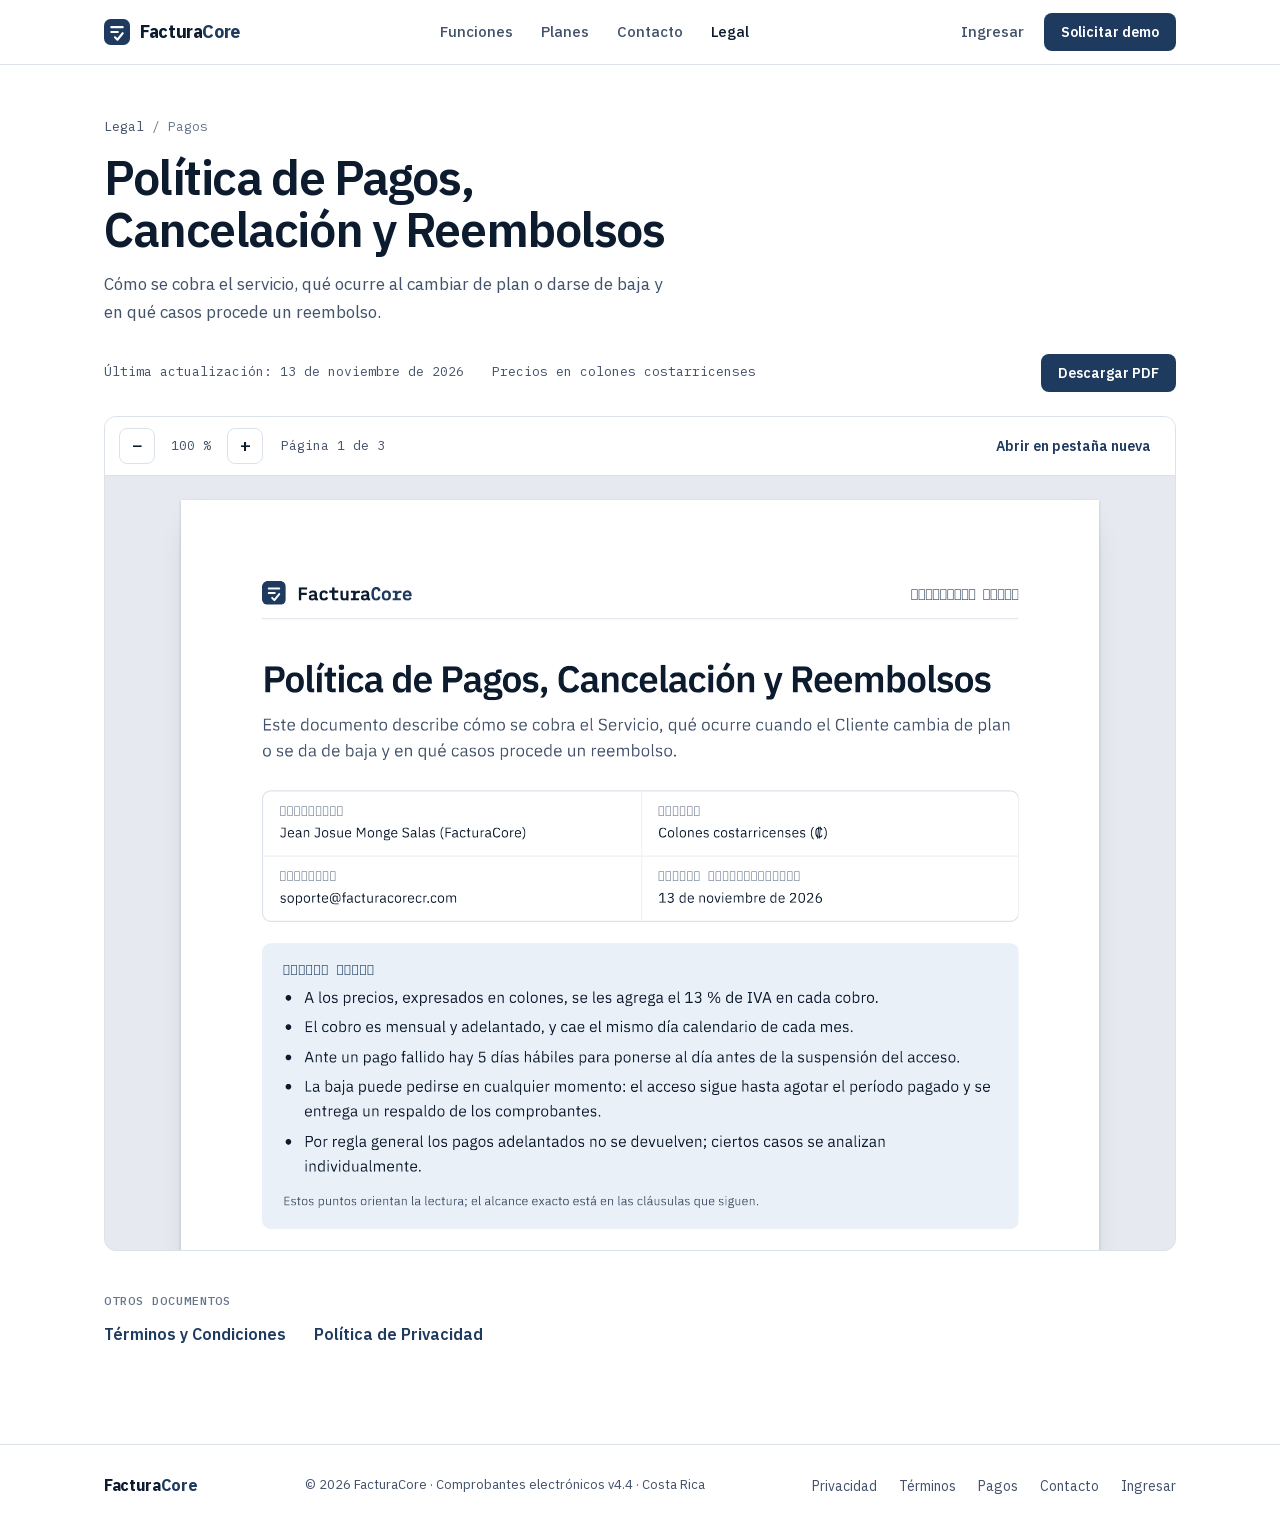
<file: legal/pagos.html>
<!DOCTYPE html>
<html lang="es-CR">
<head>
<meta charset="UTF-8">
<meta name="viewport" content="width=device-width, initial-scale=1.0">
<title>Política de Pagos, Cancelación y Reembolsos · FacturaCore</title>
<meta name="description" content="Cómo funcionan los cobros de FacturaCore, qué pasa al cambiar de plan o cancelar y cuándo aplican reembolsos.">
<meta name="theme-color" content="#1E3A5F">
<link rel="icon" type="image/svg+xml" href="/favicon.svg">
<link rel="stylesheet" href="/assets/site.css">
<link rel="stylesheet" href="/assets/legal.css">
</head>
<body>

<header class="nav">
  <div class="wrap nav-in">
    <a href="/" class="brand" aria-label="FacturaCore, inicio">
      <svg viewBox="0 0 32 32" aria-hidden="true"><rect width="32" height="32" rx="8" fill="#1E3A5F"/><path d="M9 10h14M9 16h8" stroke="#fff" stroke-width="2.6" stroke-linecap="round"/><path d="M13.5 22.5l3 3 6.5-8" fill="none" stroke="#fff" stroke-width="2.6" stroke-linecap="round" stroke-linejoin="round"/></svg>
      <span>Factura<b>Core</b></span>
    </a>
    <nav aria-label="Principal">
      <ul class="nav-links" id="nav-links">
        <li><a href="/#funciones">Funciones</a></li>
        <li><a href="/#planes">Planes</a></li>
        <li><a href="/#contacto">Contacto</a></li>
        <li><a href="/legal" aria-current="page">Legal</a></li>
        <li class="nav-only-mobile"><a href="https://app.facturacore.dedyn.io" target="_blank" rel="noopener">Ingresar</a></li>
      </ul>
    </nav>
    <div class="nav-actions">
      <a href="https://app.facturacore.dedyn.io" target="_blank" rel="noopener" class="nav-login">Ingresar</a>
      <a href="/#contacto" class="btn btn-primary btn-sm">Solicitar demo</a>
      <button class="nav-toggle" id="nav-toggle" type="button" aria-label="Abrir menú" aria-controls="nav-links" aria-expanded="false">
        <svg width="20" height="20" viewBox="0 0 24 24" fill="none" stroke="currentColor" stroke-width="2" stroke-linecap="round" aria-hidden="true"><path d="M4 7h16M4 12h16M4 17h16"/></svg>
      </button>
    </div>
  </div>
</header>

<main>
<div class="wrap">

  <header class="doc-head">
    <p class="crumbs"><a href="/legal">Legal</a> / Pagos</p>
    <h1>Política de Pagos, Cancelación y Reembolsos</h1>
    <p class="lede">Cómo se cobra el servicio, qué ocurre al cambiar de plan o darse de baja y en qué casos procede un reembolso.</p>
    <div class="doc-bar">
      <p class="doc-meta"><span>Última actualización: 13 de noviembre de 2026</span><span>Precios en colones costarricenses</span></p>
      <a class="btn btn-primary btn-sm" href="/legal/pdf/politica-de-pagos.pdf" download>Descargar PDF</a>
    </div>
  </header>

  <section class="viewer" id="pdf" aria-label="Política de Pagos, Cancelación y Reembolsos en PDF" data-pdf="/legal/pdf/politica-de-pagos.pdf">
    <div class="pv-bar">
      <div class="pv-group">
        <button class="pv-btn" type="button" data-zoom="-1" aria-label="Reducir">−</button>
        <span class="pv-zoom">100 %</span>
        <button class="pv-btn" type="button" data-zoom="1" aria-label="Ampliar">+</button>
        <span class="pv-count" aria-live="polite"></span>
      </div>
      <div class="pv-group">
        <a class="pv-link" href="/legal/pdf/politica-de-pagos.pdf" target="_blank" rel="noopener">Abrir en pestaña nueva</a>
      </div>
    </div>
    <div class="pv-scroll" tabindex="0">
      <p class="pv-status">Cargando documento…</p>
      <div class="pv-stack"></div>
    </div>
    <noscript><p class="pv-status"><a href="/legal/pdf/politica-de-pagos.pdf">Abrir el documento en PDF</a></p></noscript>
  </section>

  <aside class="doc-others">
    <h2>Otros documentos</h2>
    <ul>
      <li><a href="/legal/terminos">Términos y Condiciones</a></li>
      <li><a href="/legal/privacidad">Política de Privacidad</a></li>
    </ul>
  </aside>

</div>
</main>

<footer class="foot">
  <div class="wrap foot-in">
    <a href="/" class="brand"><span>Factura<b>Core</b></span></a>
    <p class="foot-copy">© 2026 FacturaCore · Comprobantes electrónicos v4.4 · Costa Rica</p>
    <ul class="foot-links">
      <li><a href="/legal/privacidad">Privacidad</a></li>
      <li><a href="/legal/terminos">Términos</a></li>
      <li><a href="/legal/pagos">Pagos</a></li>
      <li><a href="/#contacto">Contacto</a></li>
      <li><a href="https://app.facturacore.dedyn.io" target="_blank" rel="noopener">Ingresar</a></li>
    </ul>
  </div>
</footer>

<script src="/assets/site.js" defer></script>
<script src="/assets/legal.js" defer></script>
</body>
</html>
</file>
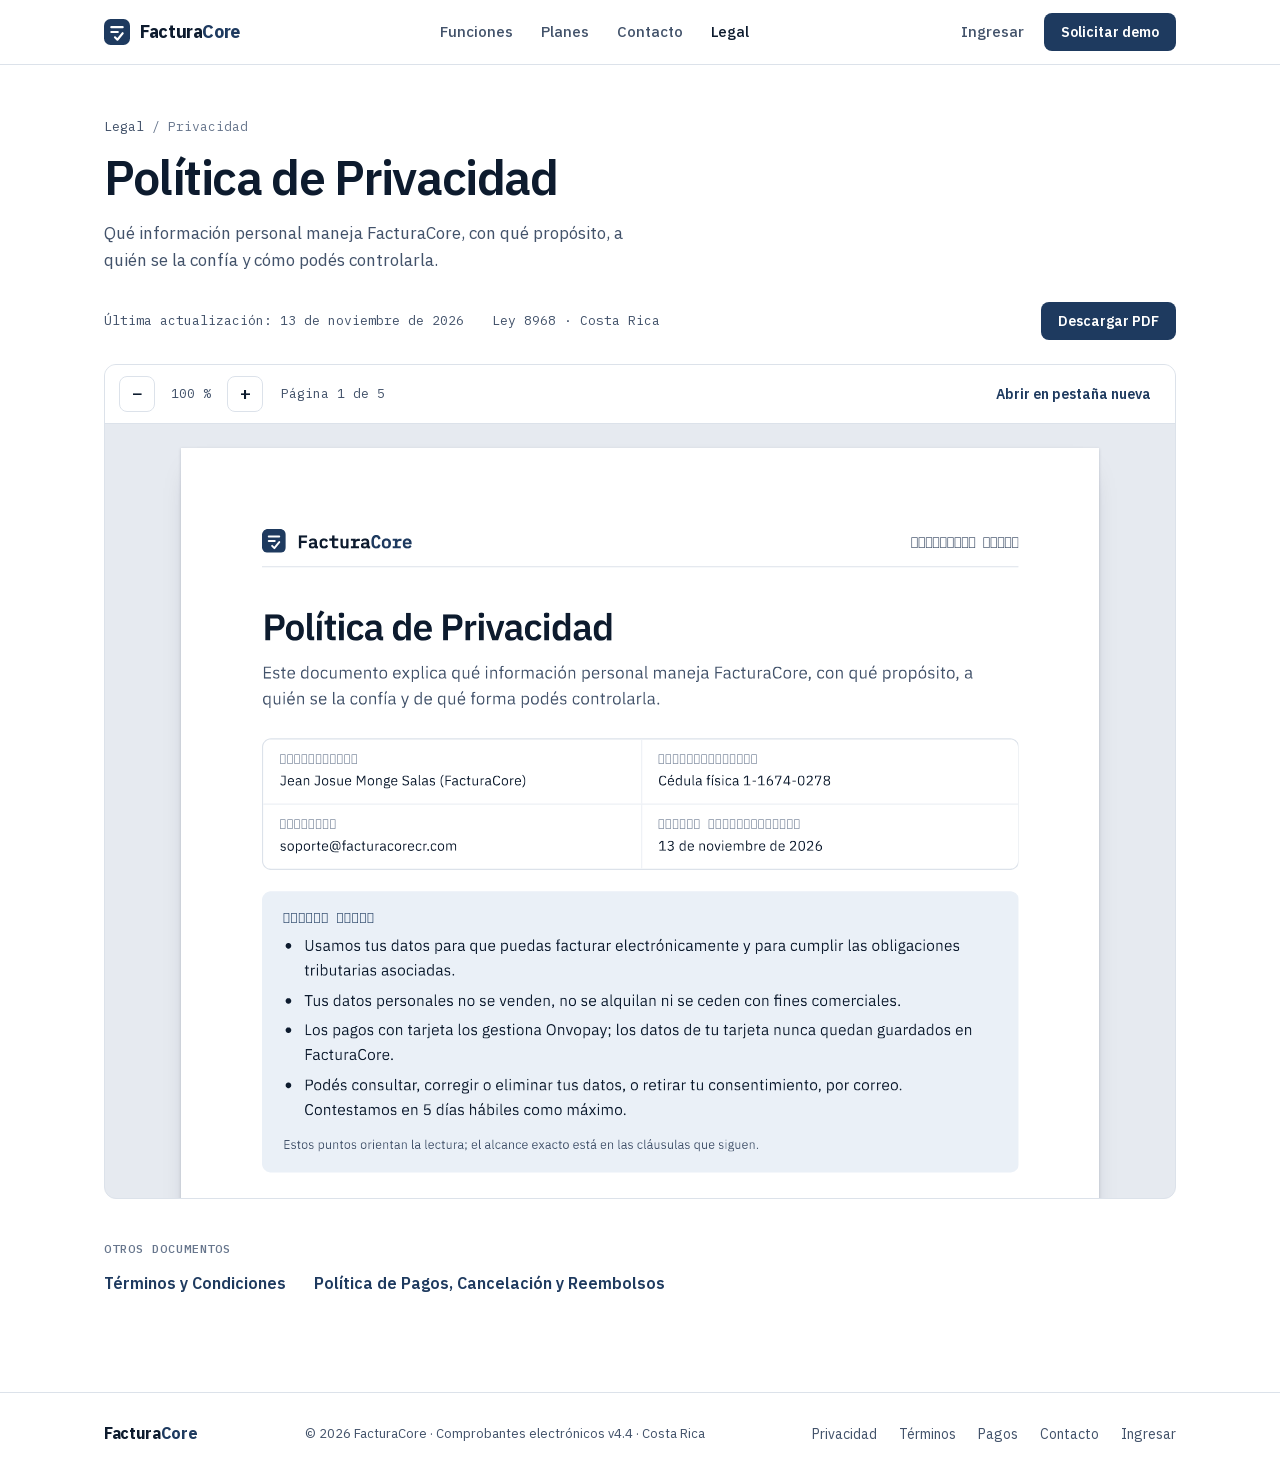
<file: legal/privacidad.html>
<!DOCTYPE html>
<html lang="es-CR">
<head>
<meta charset="UTF-8">
<meta name="viewport" content="width=device-width, initial-scale=1.0">
<title>Política de Privacidad · FacturaCore</title>
<meta name="description" content="Qué datos trata FacturaCore, para qué, con quién los comparte y cómo ejercer tus derechos según la Ley 8968.">
<meta name="theme-color" content="#1E3A5F">
<link rel="icon" type="image/svg+xml" href="/favicon.svg">
<link rel="stylesheet" href="/assets/site.css">
<link rel="stylesheet" href="/assets/legal.css">
</head>
<body>

<header class="nav">
  <div class="wrap nav-in">
    <a href="/" class="brand" aria-label="FacturaCore, inicio">
      <svg viewBox="0 0 32 32" aria-hidden="true"><rect width="32" height="32" rx="8" fill="#1E3A5F"/><path d="M9 10h14M9 16h8" stroke="#fff" stroke-width="2.6" stroke-linecap="round"/><path d="M13.5 22.5l3 3 6.5-8" fill="none" stroke="#fff" stroke-width="2.6" stroke-linecap="round" stroke-linejoin="round"/></svg>
      <span>Factura<b>Core</b></span>
    </a>
    <nav aria-label="Principal">
      <ul class="nav-links" id="nav-links">
        <li><a href="/#funciones">Funciones</a></li>
        <li><a href="/#planes">Planes</a></li>
        <li><a href="/#contacto">Contacto</a></li>
        <li><a href="/legal" aria-current="page">Legal</a></li>
        <li class="nav-only-mobile"><a href="https://app.facturacore.dedyn.io" target="_blank" rel="noopener">Ingresar</a></li>
      </ul>
    </nav>
    <div class="nav-actions">
      <a href="https://app.facturacore.dedyn.io" target="_blank" rel="noopener" class="nav-login">Ingresar</a>
      <a href="/#contacto" class="btn btn-primary btn-sm">Solicitar demo</a>
      <button class="nav-toggle" id="nav-toggle" type="button" aria-label="Abrir menú" aria-controls="nav-links" aria-expanded="false">
        <svg width="20" height="20" viewBox="0 0 24 24" fill="none" stroke="currentColor" stroke-width="2" stroke-linecap="round" aria-hidden="true"><path d="M4 7h16M4 12h16M4 17h16"/></svg>
      </button>
    </div>
  </div>
</header>

<main>
<div class="wrap">

  <header class="doc-head">
    <p class="crumbs"><a href="/legal">Legal</a> / Privacidad</p>
    <h1>Política de Privacidad</h1>
    <p class="lede">Qué información personal maneja FacturaCore, con qué propósito, a quién se la confía y cómo podés controlarla.</p>
    <div class="doc-bar">
      <p class="doc-meta"><span>Última actualización: 13 de noviembre de 2026</span><span>Ley 8968 · Costa Rica</span></p>
      <a class="btn btn-primary btn-sm" href="/legal/pdf/politica-de-privacidad.pdf" download>Descargar PDF</a>
    </div>
  </header>

  <section class="viewer" id="pdf" aria-label="Política de Privacidad en PDF" data-pdf="/legal/pdf/politica-de-privacidad.pdf">
    <div class="pv-bar">
      <div class="pv-group">
        <button class="pv-btn" type="button" data-zoom="-1" aria-label="Reducir">−</button>
        <span class="pv-zoom">100 %</span>
        <button class="pv-btn" type="button" data-zoom="1" aria-label="Ampliar">+</button>
        <span class="pv-count" aria-live="polite"></span>
      </div>
      <div class="pv-group">
        <a class="pv-link" href="/legal/pdf/politica-de-privacidad.pdf" target="_blank" rel="noopener">Abrir en pestaña nueva</a>
      </div>
    </div>
    <div class="pv-scroll" tabindex="0">
      <p class="pv-status">Cargando documento…</p>
      <div class="pv-stack"></div>
    </div>
    <noscript><p class="pv-status"><a href="/legal/pdf/politica-de-privacidad.pdf">Abrir el documento en PDF</a></p></noscript>
  </section>

  <aside class="doc-others">
    <h2>Otros documentos</h2>
    <ul>
      <li><a href="/legal/terminos">Términos y Condiciones</a></li>
      <li><a href="/legal/pagos">Política de Pagos, Cancelación y Reembolsos</a></li>
    </ul>
  </aside>

</div>
</main>

<footer class="foot">
  <div class="wrap foot-in">
    <a href="/" class="brand"><span>Factura<b>Core</b></span></a>
    <p class="foot-copy">© 2026 FacturaCore · Comprobantes electrónicos v4.4 · Costa Rica</p>
    <ul class="foot-links">
      <li><a href="/legal/privacidad">Privacidad</a></li>
      <li><a href="/legal/terminos">Términos</a></li>
      <li><a href="/legal/pagos">Pagos</a></li>
      <li><a href="/#contacto">Contacto</a></li>
      <li><a href="https://app.facturacore.dedyn.io" target="_blank" rel="noopener">Ingresar</a></li>
    </ul>
  </div>
</footer>

<script src="/assets/site.js" defer></script>
<script src="/assets/legal.js" defer></script>
</body>
</html>
</file>
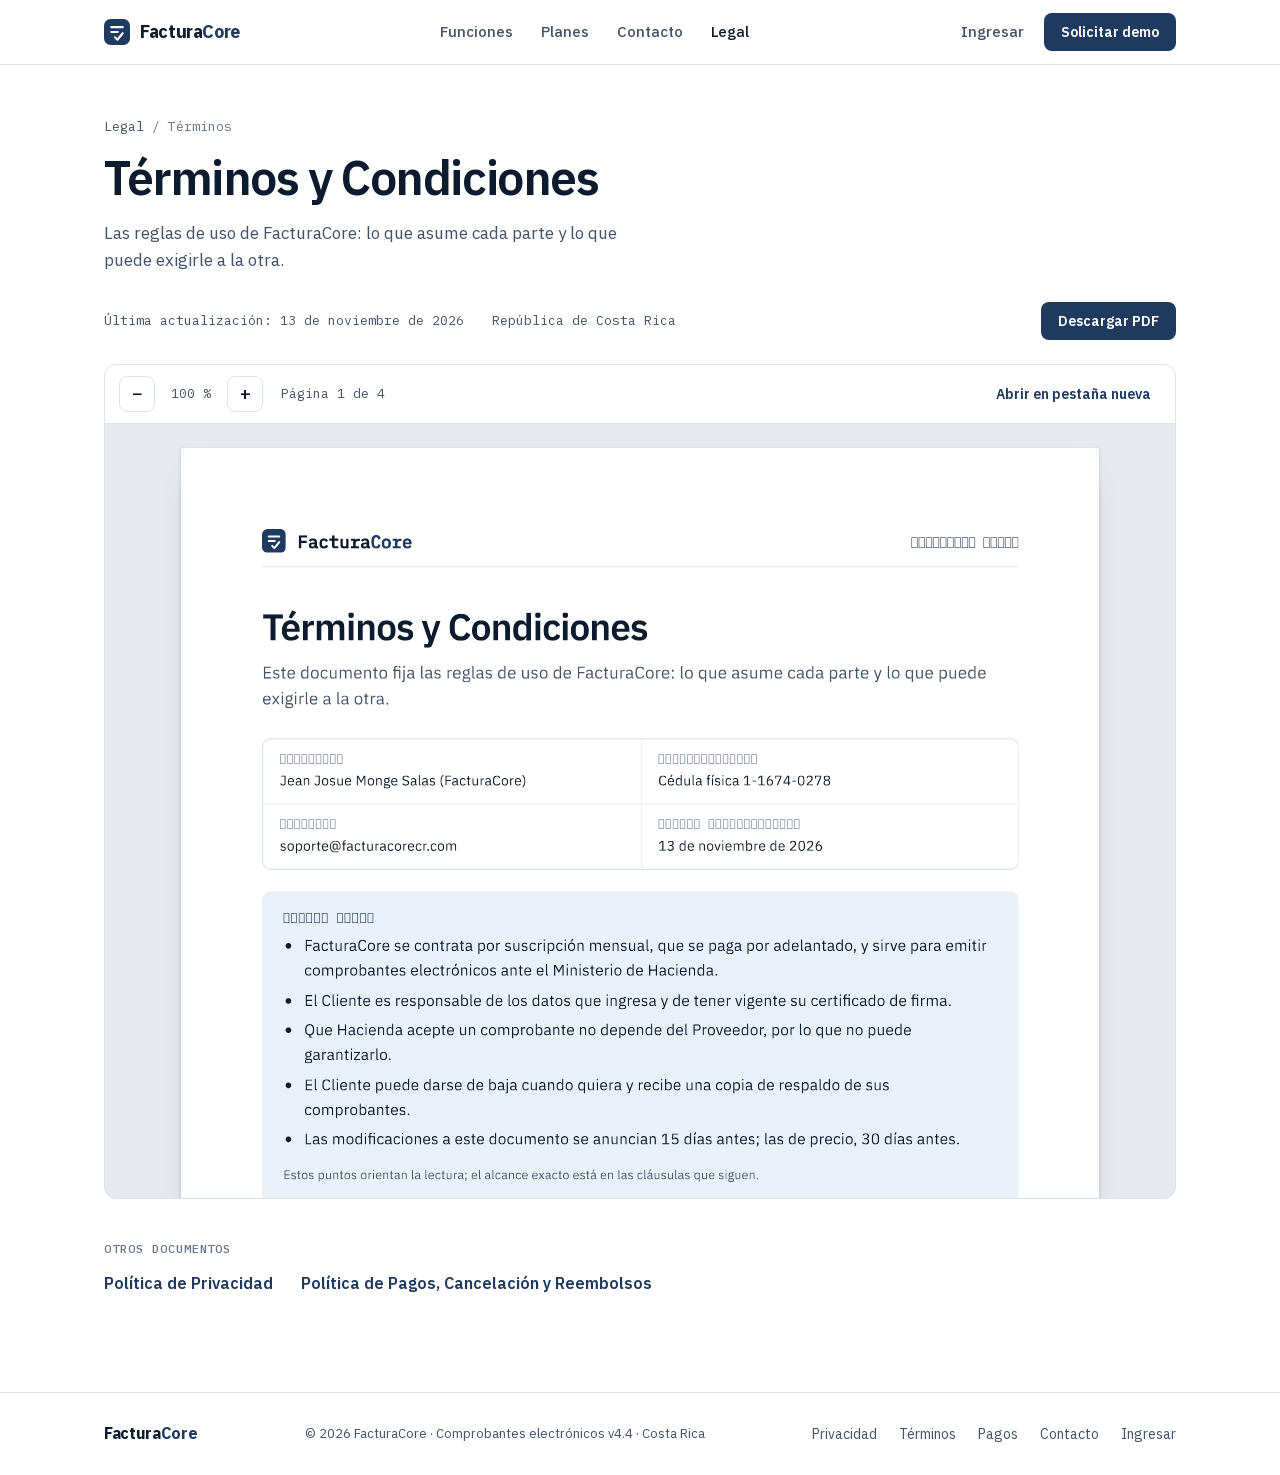
<file: legal/terminos.html>
<!DOCTYPE html>
<html lang="es-CR">
<head>
<meta charset="UTF-8">
<meta name="viewport" content="width=device-width, initial-scale=1.0">
<title>Términos y Condiciones · FacturaCore</title>
<meta name="description" content="Condiciones que rigen el uso del servicio de facturación electrónica FacturaCore: planes, obligaciones, cancelación y ley aplicable.">
<meta name="theme-color" content="#1E3A5F">
<link rel="icon" type="image/svg+xml" href="/favicon.svg">
<link rel="stylesheet" href="/assets/site.css">
<link rel="stylesheet" href="/assets/legal.css">
</head>
<body>

<header class="nav">
  <div class="wrap nav-in">
    <a href="/" class="brand" aria-label="FacturaCore, inicio">
      <svg viewBox="0 0 32 32" aria-hidden="true"><rect width="32" height="32" rx="8" fill="#1E3A5F"/><path d="M9 10h14M9 16h8" stroke="#fff" stroke-width="2.6" stroke-linecap="round"/><path d="M13.5 22.5l3 3 6.5-8" fill="none" stroke="#fff" stroke-width="2.6" stroke-linecap="round" stroke-linejoin="round"/></svg>
      <span>Factura<b>Core</b></span>
    </a>
    <nav aria-label="Principal">
      <ul class="nav-links" id="nav-links">
        <li><a href="/#funciones">Funciones</a></li>
        <li><a href="/#planes">Planes</a></li>
        <li><a href="/#contacto">Contacto</a></li>
        <li><a href="/legal" aria-current="page">Legal</a></li>
        <li class="nav-only-mobile"><a href="https://app.facturacore.dedyn.io" target="_blank" rel="noopener">Ingresar</a></li>
      </ul>
    </nav>
    <div class="nav-actions">
      <a href="https://app.facturacore.dedyn.io" target="_blank" rel="noopener" class="nav-login">Ingresar</a>
      <a href="/#contacto" class="btn btn-primary btn-sm">Solicitar demo</a>
      <button class="nav-toggle" id="nav-toggle" type="button" aria-label="Abrir menú" aria-controls="nav-links" aria-expanded="false">
        <svg width="20" height="20" viewBox="0 0 24 24" fill="none" stroke="currentColor" stroke-width="2" stroke-linecap="round" aria-hidden="true"><path d="M4 7h16M4 12h16M4 17h16"/></svg>
      </button>
    </div>
  </div>
</header>

<main>
<div class="wrap">

  <header class="doc-head">
    <p class="crumbs"><a href="/legal">Legal</a> / Términos</p>
    <h1>Términos y Condiciones</h1>
    <p class="lede">Las reglas de uso de FacturaCore: lo que asume cada parte y lo que puede exigirle a la otra.</p>
    <div class="doc-bar">
      <p class="doc-meta"><span>Última actualización: 13 de noviembre de 2026</span><span>República de Costa Rica</span></p>
      <a class="btn btn-primary btn-sm" href="/legal/pdf/terminos-y-condiciones.pdf" download>Descargar PDF</a>
    </div>
  </header>

  <section class="viewer" id="pdf" aria-label="Términos y Condiciones en PDF" data-pdf="/legal/pdf/terminos-y-condiciones.pdf">
    <div class="pv-bar">
      <div class="pv-group">
        <button class="pv-btn" type="button" data-zoom="-1" aria-label="Reducir">−</button>
        <span class="pv-zoom">100 %</span>
        <button class="pv-btn" type="button" data-zoom="1" aria-label="Ampliar">+</button>
        <span class="pv-count" aria-live="polite"></span>
      </div>
      <div class="pv-group">
        <a class="pv-link" href="/legal/pdf/terminos-y-condiciones.pdf" target="_blank" rel="noopener">Abrir en pestaña nueva</a>
      </div>
    </div>
    <div class="pv-scroll" tabindex="0">
      <p class="pv-status">Cargando documento…</p>
      <div class="pv-stack"></div>
    </div>
    <noscript><p class="pv-status"><a href="/legal/pdf/terminos-y-condiciones.pdf">Abrir el documento en PDF</a></p></noscript>
  </section>

  <aside class="doc-others">
    <h2>Otros documentos</h2>
    <ul>
      <li><a href="/legal/privacidad">Política de Privacidad</a></li>
      <li><a href="/legal/pagos">Política de Pagos, Cancelación y Reembolsos</a></li>
    </ul>
  </aside>

</div>
</main>

<footer class="foot">
  <div class="wrap foot-in">
    <a href="/" class="brand"><span>Factura<b>Core</b></span></a>
    <p class="foot-copy">© 2026 FacturaCore · Comprobantes electrónicos v4.4 · Costa Rica</p>
    <ul class="foot-links">
      <li><a href="/legal/privacidad">Privacidad</a></li>
      <li><a href="/legal/terminos">Términos</a></li>
      <li><a href="/legal/pagos">Pagos</a></li>
      <li><a href="/#contacto">Contacto</a></li>
      <li><a href="https://app.facturacore.dedyn.io" target="_blank" rel="noopener">Ingresar</a></li>
    </ul>
  </div>
</footer>

<script src="/assets/site.js" defer></script>
<script src="/assets/legal.js" defer></script>
</body>
</html>
</file>
<file: assets/site.css>
/* FacturaCore — estilos compartidos del sitio */

@font-face{font-family:'IBM Plex Sans';font-style:normal;font-weight:400 700;font-display:swap;src:url('/assets/fonts/ibm-plex-sans-400-700-latin.woff2') format('woff2');unicode-range:U+0000-00FF,U+0131,U+0152-0153,U+02BB-02BC,U+02C6,U+02DA,U+02DC,U+0304,U+0308,U+0329,U+2000-206F,U+20AC,U+2122,U+2191,U+2193,U+2212,U+2215,U+FEFF,U+FFFD}
@font-face{font-family:'IBM Plex Sans';font-style:normal;font-weight:400 700;font-display:swap;src:url('/assets/fonts/ibm-plex-sans-400-700-latin-ext.woff2') format('woff2');unicode-range:U+0100-02BA,U+02BD-02C5,U+02C7-02CC,U+02CE-02D7,U+02DD-02FF,U+0304,U+0308,U+0329,U+1D00-1DBF,U+1E00-1E9F,U+1EF2-1EFF,U+2020,U+20A0-20AB,U+20AD-20C4,U+2113,U+2C60-2C7F,U+A720-A7FF}
@font-face{font-family:'IBM Plex Mono';font-style:normal;font-weight:400;font-display:swap;src:url('/assets/fonts/ibm-plex-mono-400-latin.woff2') format('woff2');unicode-range:U+0000-00FF,U+0131,U+0152-0153,U+02BB-02BC,U+02C6,U+02DA,U+02DC,U+0304,U+0308,U+0329,U+2000-206F,U+20AC,U+2122,U+2191,U+2193,U+2212,U+2215,U+FEFF,U+FFFD}
@font-face{font-family:'IBM Plex Mono';font-style:normal;font-weight:400;font-display:swap;src:url('/assets/fonts/ibm-plex-mono-400-latin-ext.woff2') format('woff2');unicode-range:U+0100-02BA,U+02BD-02C5,U+02C7-02CC,U+02CE-02D7,U+02DD-02FF,U+0304,U+0308,U+0329,U+1D00-1DBF,U+1E00-1E9F,U+1EF2-1EFF,U+2020,U+20A0-20AB,U+20AD-20C4,U+2113,U+2C60-2C7F,U+A720-A7FF}
@font-face{font-family:'IBM Plex Mono';font-style:normal;font-weight:500;font-display:swap;src:url('/assets/fonts/ibm-plex-mono-500-latin.woff2') format('woff2');unicode-range:U+0000-00FF,U+0131,U+0152-0153,U+02BB-02BC,U+02C6,U+02DA,U+02DC,U+0304,U+0308,U+0329,U+2000-206F,U+20AC,U+2122,U+2191,U+2193,U+2212,U+2215,U+FEFF,U+FFFD}
@font-face{font-family:'IBM Plex Mono';font-style:normal;font-weight:500;font-display:swap;src:url('/assets/fonts/ibm-plex-mono-500-latin-ext.woff2') format('woff2');unicode-range:U+0100-02BA,U+02BD-02C5,U+02C7-02CC,U+02CE-02D7,U+02DD-02FF,U+0304,U+0308,U+0329,U+1D00-1DBF,U+1E00-1E9F,U+1EF2-1EFF,U+2020,U+20A0-20AB,U+20AD-20C4,U+2113,U+2C60-2C7F,U+A720-A7FF}

*,*::before,*::after{box-sizing:border-box;margin:0;padding:0}

:root{
  color-scheme:light;
  --paper:#FFFFFF;
  --wash:#F5F7FA;
  --tint:#EAF0F7;
  --ink:#0D1B2E;
  --ink-2:#42526A;
  --ink-3:#66758C;
  --line:#DCE2EA;
  --line-2:#EDF0F5;
  --blue:#1E3A5F;
  --blue-d:#152B48;
  --blue-soft:#C9D7E8;
  --amber:#8A5300;
  --amber-bg:#FCEFD3;
  --red:#B3261E;
  --red-bg:#FBE4E1;
  --sans:'IBM Plex Sans',system-ui,-apple-system,'Segoe UI',Roboto,sans-serif;
  --mono:'IBM Plex Mono',ui-monospace,SFMono-Regular,Menlo,Consolas,monospace;
  --wrap:1120px;
  --nav-h:64px;
}

html{scroll-behavior:smooth;-webkit-text-size-adjust:100%}
body{font-family:var(--sans);font-size:1rem;line-height:1.6;color:var(--ink);background:var(--paper);-webkit-font-smoothing:antialiased}
img,svg{max-width:100%}
a{color:var(--blue)}
[hidden]{display:none!important}
:focus-visible{outline:2px solid var(--blue);outline-offset:3px;border-radius:4px}

.wrap{max-width:var(--wrap);margin-inline:auto;padding-inline:24px}
.eyebrow{font-family:var(--mono);font-size:.75rem;font-weight:500;letter-spacing:.08em;text-transform:uppercase;color:var(--blue)}
.title{font-size:clamp(1.75rem,1.2rem + 2vw,2.5rem);font-weight:600;letter-spacing:-.025em;line-height:1.12;text-wrap:balance}
.eyebrow + .title{margin-top:12px}
.lede{font-size:1.0625rem;color:var(--ink-2);max-width:56ch}
.num{font-family:var(--mono);font-variant-numeric:tabular-nums}

/* ── Botones ── */
.btn{display:inline-flex;align-items:center;justify-content:center;gap:8px;min-height:46px;padding:0 22px;border-radius:8px;border:1px solid transparent;font:600 .9375rem/1 var(--sans);text-decoration:none;white-space:nowrap;cursor:pointer;transition:background-color .15s,border-color .15s,color .15s}
.btn-primary{background:var(--blue);color:#fff}
.btn-primary:hover{background:var(--blue-d)}
.btn-outline{background:var(--paper);color:var(--ink);border-color:var(--line)}
.btn-outline:hover{border-color:var(--blue);color:var(--blue)}
.btn-light{background:#fff;color:var(--blue)}
.btn-light:hover{background:var(--tint)}
.btn-sm{min-height:38px;padding:0 16px;font-size:.875rem}

/* ── Navegación ── */
.nav{position:sticky;top:0;z-index:50;background:rgba(255,255,255,.94);backdrop-filter:saturate(1.4) blur(10px);border-bottom:1px solid var(--line)}
.nav-in{height:var(--nav-h);display:flex;align-items:center;justify-content:space-between;gap:24px}
.brand{display:inline-flex;align-items:center;gap:10px;font-size:1.125rem;font-weight:700;letter-spacing:-.02em;color:var(--ink);text-decoration:none}
.brand svg{width:26px;height:26px;flex-shrink:0}
.brand b{font-weight:700;color:var(--blue)}
.nav-links{display:flex;align-items:center;gap:28px;list-style:none}
.nav-links a{font-size:.9375rem;font-weight:500;color:var(--ink-2);text-decoration:none}
.nav-links a:hover,.nav-links a[aria-current="page"]{color:var(--ink)}
.nav-actions{display:flex;align-items:center;gap:8px}
.nav-login{font-size:.9375rem;font-weight:500;color:var(--ink-2);text-decoration:none;padding:8px 12px;border-radius:8px}
.nav-login:hover{color:var(--ink);background:var(--wash)}
.nav-toggle{display:none;width:42px;height:42px;align-items:center;justify-content:center;background:none;border:1px solid var(--line);border-radius:8px;color:var(--ink);cursor:pointer}
.nav-only-mobile{display:none}

/* ── Hero ── */
.hero-head{padding-block:76px 0;text-align:center}
.hero-head .eyebrow{color:var(--ink-2);letter-spacing:.06em}
.hero-head h1{margin:18px auto 0;font-size:clamp(2.25rem,1.1rem + 4.6vw,4rem);font-weight:600;letter-spacing:-.035em;line-height:1.04;text-wrap:balance}
.hero-head h1 span{color:var(--blue)}
.hero-head .lede{margin:22px auto 0;font-size:clamp(1.0625rem,1rem + .3vw,1.1875rem);max-width:46ch}
.hero-actions{margin-top:30px;display:flex;flex-wrap:wrap;justify-content:center;gap:12px}

.hero-stage{margin-top:56px;padding-bottom:64px;border-bottom:1px solid var(--line);
  background:
    linear-gradient(var(--paper),var(--paper)) top/100% 140px no-repeat,
    repeating-linear-gradient(to bottom,transparent 0 31px,rgba(30,58,95,.07) 31px 32px),
    var(--tint)}
.stage-caption{margin-top:18px;text-align:center;font-family:var(--mono);font-size:.75rem;color:var(--ink-2)}

/* ── Vista ilustrativa del sistema ── */
.app{max-width:980px;margin-inline:auto;background:var(--paper);border:1px solid var(--line);border-radius:14px;overflow:hidden;box-shadow:0 1px 2px rgba(13,27,46,.06),0 28px 60px -28px rgba(13,27,46,.38)}
.app-bar{position:relative;display:flex;align-items:center;height:42px;padding-inline:16px;background:var(--wash);border-bottom:1px solid var(--line)}
.app-dots{display:flex;gap:6px}
.app-dots i{width:10px;height:10px;border-radius:50%;background:var(--line)}
.app-name{position:absolute;inset-inline:0;text-align:center;font-size:.8125rem;font-weight:500;color:var(--ink-3);pointer-events:none}
.app-body{display:grid;grid-template-columns:188px minmax(0,1fr)}
.app-side{padding:18px 12px;background:var(--wash);border-right:1px solid var(--line)}
.app-side .brand{font-size:.9375rem;padding:0 8px 14px;margin-bottom:10px;border-bottom:1px solid var(--line);display:flex}
.app-side ul{list-style:none;display:grid;gap:2px}
.app-side li{display:flex;align-items:center;gap:10px;padding:9px 10px;border-radius:7px;font-size:.875rem;font-weight:500;color:var(--ink-2);white-space:nowrap}
.app-side li svg{width:16px;height:16px;flex-shrink:0}
.app-side li.on{background:var(--paper);color:var(--blue);font-weight:600;box-shadow:inset 0 0 0 1px var(--line)}
.app-main{padding:24px 28px 26px;min-width:0}
.app-head{display:flex;align-items:baseline;justify-content:space-between;gap:12px;flex-wrap:wrap}
.app-head h2{font-size:1.125rem;font-weight:600;letter-spacing:-.01em}
.app-head span{font-family:var(--mono);font-size:.8125rem;color:var(--ink-3)}
.stats{margin-top:18px;display:grid;grid-template-columns:repeat(4,minmax(0,1fr));border:1px solid var(--line);border-radius:10px;overflow:hidden}
.stat{padding:14px 16px;border-left:1px solid var(--line)}
.stat:first-child{border-left:0}
.stat dt{font-size:.8125rem;color:var(--ink-2)}
.stat dd{margin-top:4px;font-family:var(--mono);font-size:1.75rem;font-weight:500;line-height:1.1;font-variant-numeric:tabular-nums}
.stat .is-blue{color:var(--blue)}
.stat .is-amber{color:var(--amber)}
.stat .is-red{color:var(--red)}

.chart-card{margin-top:22px}
.chart-title{display:flex;align-items:baseline;justify-content:space-between;gap:12px;font-size:.9375rem;font-weight:600}
.chart-title span{font-family:var(--mono);font-size:.75rem;font-weight:400;color:var(--ink-3)}
.chart{margin-top:14px;display:grid;grid-template-columns:auto minmax(0,1fr);column-gap:12px}
.chart-y{height:150px;display:flex;flex-direction:column;justify-content:space-between;text-align:right;font-family:var(--mono);font-size:.6875rem;line-height:1;color:var(--ink-3)}
.chart-y span:first-child{transform:translateY(-35%)}
.chart-y span:nth-child(2){transform:translateY(0)}
.chart-y span:last-child{transform:translateY(35%)}
.chart-plot{height:150px;display:flex;align-items:flex-end;gap:clamp(8px,2.4vw,26px);padding-inline:clamp(6px,2vw,22px);
  background:linear-gradient(var(--line),var(--line)) 0 0/100% 1px no-repeat,linear-gradient(var(--line-2),var(--line-2)) 0 50%/100% 1px no-repeat,linear-gradient(var(--line),var(--line)) 0 100%/100% 1px no-repeat}
.chart-plot i{position:relative;flex:1;border-radius:4px 4px 0 0;background:var(--blue-soft)}
.chart-plot i.now{background:var(--blue)}
.chart-plot i b{position:absolute;bottom:calc(100% + 6px);left:50%;transform:translateX(-50%);font:500 .75rem/1 var(--mono);color:var(--blue);white-space:nowrap}
.chart-x{grid-column:2;margin-top:8px;display:flex;gap:clamp(8px,2.4vw,26px);padding-inline:clamp(6px,2vw,22px);font-family:var(--mono);font-size:.6875rem;color:var(--ink-3)}
.chart-x span{flex:1;text-align:center}

/* ── Secciones ── */
.section{padding-block:96px}
.section-head{max-width:720px}
.section-head .title{margin-top:12px}
.section-head .lede{margin-top:14px}

/* ── Funciones ── */
.features{margin-top:24px}
.feature{display:grid;grid-template-columns:minmax(0,5fr) minmax(0,6fr);gap:clamp(32px,6vw,88px);align-items:center;padding-block:56px;border-top:1px solid var(--line)}
.feature:first-child{border-top:0}
.feature.flip .feature-art{order:-1}
.feature h3{margin-top:12px;font-size:clamp(1.5rem,1.2rem + 1.1vw,1.9375rem);font-weight:600;letter-spacing:-.02em;line-height:1.15;text-wrap:balance}
.feature p{margin-top:14px;color:var(--ink-2);max-width:44ch}
.feature-art{padding:clamp(18px,3.2vw,36px);border-radius:14px;background:repeating-linear-gradient(to bottom,transparent 0 31px,rgba(30,58,95,.06) 31px 32px),var(--wash)}

.panel{background:var(--paper);border:1px solid var(--line);border-radius:10px;box-shadow:0 14px 30px -20px rgba(13,27,46,.3)}
.panel-head{display:flex;align-items:center;justify-content:space-between;gap:12px;padding:12px 16px;border-bottom:1px solid var(--line);font-size:.875rem;font-weight:600}
.chip{display:inline-flex;align-items:center;gap:6px;padding:5px 10px;border-radius:6px;background:var(--tint);color:var(--blue);font-size:.75rem;font-weight:600;white-space:nowrap}
.chip-solid{background:var(--blue);color:#fff}
.kv{display:flex;align-items:baseline;justify-content:space-between;gap:16px;padding:11px 16px;border-bottom:1px solid var(--line-2);font-size:.875rem}
.kv:last-child{border-bottom:0}
.kv dt{color:var(--ink-2)}
.kv dd{font-family:var(--mono);font-variant-numeric:tabular-nums;text-align:right}
.kv dd.muted{font-family:var(--sans);color:var(--ink-3)}
.kv.total{border-top:1px solid var(--line);background:var(--wash)}
.kv.total dt{font-weight:600;color:var(--ink)}
.kv.total dd{font-size:1.0625rem;font-weight:500;color:var(--blue)}
.kv.lead dd{font-size:1.375rem;font-weight:500;color:var(--blue)}

.track{list-style:none;display:grid;grid-template-columns:repeat(3,1fr);margin-top:14px;padding:14px 8px 12px;background:var(--paper);border:1px solid var(--line);border-radius:10px}
.track li{position:relative;padding-top:20px;text-align:center;font-size:.75rem;font-weight:500;color:var(--ink-2);line-height:1.3}
.track li::before{content:'';position:absolute;top:0;left:50%;width:10px;height:10px;margin-left:-5px;border-radius:50%;background:var(--blue);z-index:1}
.track li::after{content:'';position:absolute;top:4px;left:-50%;width:100%;height:2px;background:var(--blue)}
.track li:first-child::after{display:none}
.track li.now{color:var(--blue);font-weight:600}
.track li.now::before{box-shadow:0 0 0 4px var(--tint)}

.orgs{list-style:none}
.orgs li{display:flex;align-items:center;gap:12px;padding:13px 16px;border-bottom:1px solid var(--line-2);font-size:.875rem;color:var(--ink-2)}
.orgs li:last-child{border-bottom:0}
.orgs li::before{content:'';width:28px;height:28px;border-radius:7px;background:var(--line-2);flex-shrink:0}
.orgs li span{margin-left:auto;font-size:.75rem;color:var(--ink-3)}
.orgs li.on{color:var(--ink);font-weight:600;background:var(--wash)}
.orgs li.on::before{background:var(--blue)}
.orgs li.on span{color:var(--blue);font-weight:600}

/* ── Planes ── */
.plans-section{background:var(--wash);border-block:1px solid var(--line)}
.plans{margin-top:44px;display:grid;grid-template-columns:repeat(3,minmax(0,1fr));background:var(--paper);border:1px solid var(--line);border-radius:14px;overflow:hidden}
.plan{display:flex;flex-direction:column;padding:32px 28px 28px;border-left:1px solid var(--line)}
.plan:first-child{border-left:0}
.plan h3{font-size:1.25rem;font-weight:600;letter-spacing:-.01em}
.plan-for{margin-top:4px;min-height:3.1em;font-size:.9375rem;color:var(--ink-2);line-height:1.5}
.plan-price{margin-top:18px;display:flex;align-items:baseline;flex-wrap:wrap;gap:4px 8px}
.plan-price strong{font-family:var(--mono);font-size:clamp(2rem,1.6rem + 1.2vw,2.5rem);font-weight:500;letter-spacing:-.03em;line-height:1;font-variant-numeric:tabular-nums}
.plan-price span{font-size:.9375rem;color:var(--ink-2)}
.plan-tax{margin-top:6px;font-family:var(--mono);font-size:.8125rem;color:var(--ink-3)}
.plan-specs{margin:22px 0 26px;border-top:1px solid var(--line)}
.plan-specs div{display:flex;justify-content:space-between;gap:16px;padding:11px 0;border-bottom:1px solid var(--line-2);font-size:.9375rem}
.plan-specs dt{color:var(--ink-2)}
.plan-specs dd{font-weight:600;text-align:right}
.plan-specs dd small{display:block;font-size:.8125rem;font-weight:400;color:var(--ink-2)}
.plan .btn{margin-top:auto}
.includes{margin-top:20px;padding:24px 28px;background:var(--paper);border:1px solid var(--line);border-radius:14px}
.includes h3{font-size:.9375rem;font-weight:600}
.includes ul{margin-top:14px;list-style:none;display:grid;grid-template-columns:repeat(auto-fit,minmax(280px,1fr));gap:10px 28px}
.includes li{position:relative;padding-left:26px;font-size:.9375rem;color:var(--ink-2)}
.includes li::before{content:'';position:absolute;left:0;top:.28em;width:16px;height:16px;background:var(--blue);-webkit-mask:url("data:image/svg+xml,%3Csvg xmlns='http://www.w3.org/2000/svg' viewBox='0 0 24 24' fill='none' stroke='black' stroke-width='3' stroke-linecap='round' stroke-linejoin='round'%3E%3Cpath d='M4.5 12.75l6 6 9-13.5'/%3E%3C/svg%3E") center/contain no-repeat;mask:url("data:image/svg+xml,%3Csvg xmlns='http://www.w3.org/2000/svg' viewBox='0 0 24 24' fill='none' stroke='black' stroke-width='3' stroke-linecap='round' stroke-linejoin='round'%3E%3Cpath d='M4.5 12.75l6 6 9-13.5'/%3E%3C/svg%3E") center/contain no-repeat}
.plans-note{margin-top:18px;font-size:.875rem;color:var(--ink-2);max-width:78ch}

/* ── Contacto y pasos ── */
.start{display:grid;grid-template-columns:minmax(0,6fr) minmax(0,5fr);gap:clamp(32px,6vw,80px);align-items:start}
.steps{margin-top:32px;list-style:none;counter-reset:paso}
.steps li{counter-increment:paso;display:grid;grid-template-columns:52px minmax(0,1fr);gap:4px 16px;padding-block:22px;border-top:1px solid var(--line)}
.steps li:last-child{border-bottom:1px solid var(--line)}
.steps li::before{content:counter(paso,decimal-leading-zero);grid-row:span 2;font-family:var(--mono);font-size:1.125rem;font-weight:500;color:var(--blue);line-height:1.5}
.steps strong{font-size:1.0625rem;font-weight:600}
.steps p{color:var(--ink-2)}
.cta{scroll-margin-top:calc(var(--nav-h) + 24px);padding:clamp(28px,4vw,44px);border-radius:14px;background:var(--blue);color:#fff}
.cta h2{font-size:clamp(1.625rem,1.3rem + 1.2vw,2.125rem);font-weight:600;letter-spacing:-.025em;line-height:1.12}
.cta p{margin-top:12px;color:#D6E0EC;max-width:36ch}
.cta .btn{margin-top:26px}
.cta-mail{display:block;margin-top:18px;font-family:var(--mono);font-size:.875rem;color:#D6E0EC;overflow-wrap:anywhere}
.cta-mail a{color:#fff}

/* ── Pie ── */
.foot{border-top:1px solid var(--line);background:var(--paper)}
.foot-in{display:flex;flex-wrap:wrap;align-items:center;justify-content:space-between;gap:16px 32px;padding-block:28px}
.foot .brand{font-size:1rem}
.foot-copy{font-size:.8125rem;color:var(--ink-2)}
.foot-links{display:flex;flex-wrap:wrap;gap:8px 22px;list-style:none}
.foot-links a{font-size:.875rem;color:var(--ink-2);text-decoration:none}
.foot-links a:hover{color:var(--ink);text-decoration:underline}

section[id],[id].anchor{scroll-margin-top:calc(var(--nav-h) + 16px)}

/* ── Adaptación ── */
@media(max-width:900px){
  .feature,.start{grid-template-columns:minmax(0,1fr)}
  .feature.flip .feature-art{order:0}
  .feature{padding-block:44px}
  .plans{grid-template-columns:minmax(0,1fr)}
  .plan{border-left:0;border-top:1px solid var(--line)}
  .plan:first-child{border-top:0}
  .plan-for{min-height:0}
  .section{padding-block:72px}
}
@media(max-width:760px){
  .nav-links{display:none;position:absolute;top:100%;left:0;right:0;flex-direction:column;align-items:stretch;gap:0;padding:6px 24px 14px;background:var(--paper);border-bottom:1px solid var(--line);box-shadow:0 18px 30px -18px rgba(13,27,46,.25)}
  .nav-links.open{display:flex}
  .nav-links a{display:block;padding:13px 0;border-bottom:1px solid var(--line-2);font-size:1rem}
  .nav-links li:last-child a{border-bottom:0}
  .nav-toggle{display:inline-flex}
  .nav-login{display:none}
  .nav-only-mobile{display:block}
  .hero-head{padding-top:52px}
  .hero-stage{margin-top:40px;padding-bottom:44px;background-size:100% 90px,auto,auto}
  .app-body{grid-template-columns:minmax(0,1fr)}
  .app-side{display:none}
  .app-main{padding:18px 16px 20px}
  .stats{grid-template-columns:repeat(2,minmax(0,1fr))}
  .stat:nth-child(odd){border-left:0}
  .stat:nth-child(n+3){border-top:1px solid var(--line)}
  .stat dd{font-size:1.5rem}
  .plan{padding:26px 20px 24px}
  .includes{padding:20px}
}
@media(max-width:420px){
  .hero-actions .btn{width:100%}
  .nav-in{gap:10px}
  .nav .brand{gap:8px;font-size:1rem}
  .nav .brand svg{width:22px;height:22px}
  .nav-actions .btn{padding-inline:12px;font-size:.8125rem}
  .nav-toggle{width:38px;height:38px}
}
@media(prefers-reduced-motion:reduce){
  html{scroll-behavior:auto}
  *,*::before,*::after{transition:none!important}
}
</file>
<file: assets/legal.css>
/* FacturaCore — páginas legales: cada documento se publica únicamente en PDF */

.doc-head{padding-top:52px}
.crumbs{font-family:var(--mono);font-size:.8125rem;color:var(--ink-3)}
.crumbs a{color:var(--ink-2);text-decoration:none}
.crumbs a:hover{text-decoration:underline}
.doc-head h1{margin-top:14px;max-width:20ch;font-size:clamp(2rem,1.3rem + 2.6vw,3rem);font-weight:600;letter-spacing:-.03em;line-height:1.08;text-wrap:balance}
.doc-head .lede{margin-top:16px}
.doc-bar{margin-top:28px;display:flex;flex-wrap:wrap;align-items:center;justify-content:space-between;gap:12px 24px}
.doc-meta{display:flex;flex-wrap:wrap;gap:4px 28px;font-family:var(--mono);font-size:.8125rem;color:var(--ink-2)}

/* ── Visor PDF ── */
.viewer{margin-top:24px;border:1px solid var(--line);border-radius:12px;overflow:hidden;background:#E6EAF0}
.pv-bar{display:flex;flex-wrap:wrap;align-items:center;justify-content:space-between;gap:8px 16px;padding:10px 14px;background:var(--paper);border-bottom:1px solid var(--line)}
.pv-group{display:flex;align-items:center;gap:8px}
.pv-btn{display:inline-flex;align-items:center;justify-content:center;width:36px;height:36px;background:var(--paper);border:1px solid var(--line);border-radius:8px;font:500 1.125rem/1 var(--mono);color:var(--ink);cursor:pointer}
.pv-btn:hover:not(:disabled){border-color:var(--blue);color:var(--blue)}
.pv-btn:disabled{opacity:.4;cursor:default}
.pv-zoom{min-width:56px;text-align:center;font-family:var(--mono);font-size:.8125rem;color:var(--ink-2)}
.pv-count{margin-left:10px;font-family:var(--mono);font-size:.8125rem;color:var(--ink-2);white-space:nowrap}
.pv-link{padding:8px 10px;border-radius:8px;font-size:.875rem;font-weight:600;text-decoration:none}
.pv-link:hover{background:var(--wash)}
.pv-scroll{height:min(86vh,1100px);overflow:auto;padding:24px 16px}
.pv-stack{display:flex;flex-direction:column;align-items:center;gap:20px;width:max-content;min-width:100%}
.pv-page{background:#fff;box-shadow:0 1px 3px rgba(13,27,46,.18),0 14px 28px -16px rgba(13,27,46,.35)}
.pv-page canvas{display:block}
.pv-status{padding:48px 16px;text-align:center;color:var(--ink-2)}

.doc-others{margin-block:40px 96px}
.doc-others h2{font-family:var(--mono);font-size:.75rem;font-weight:500;letter-spacing:.08em;text-transform:uppercase;color:var(--ink-3)}
.doc-others ul{margin-top:12px;list-style:none;display:flex;flex-wrap:wrap;gap:8px 28px}
.doc-others a{font-weight:600;text-decoration:none}
.doc-others a:hover{text-decoration:underline}

/* ── Índice de documentos ── */
.doc-list{margin-block:40px 96px;border:1px solid var(--line);border-radius:14px;overflow:hidden;list-style:none}
.doc-list li{display:grid;grid-template-columns:minmax(0,1fr) auto;gap:8px 32px;align-items:center;padding:26px 28px;border-top:1px solid var(--line)}
.doc-list li:first-child{border-top:0}
.doc-list h2{font-size:1.25rem;font-weight:600;letter-spacing:-.015em}
.doc-list h2 a{color:var(--ink);text-decoration:none}
.doc-list h2 a:hover{color:var(--blue)}
.doc-list p{margin-top:4px;color:var(--ink-2);max-width:60ch}
.doc-list .when{margin-top:8px;font-family:var(--mono);font-size:.8125rem;color:var(--ink-3)}
.doc-list .go{display:flex;flex-wrap:wrap;gap:8px}

@media(max-width:900px){
  .doc-list li{grid-template-columns:minmax(0,1fr);padding:22px 20px}
  .doc-others{margin-block:32px 72px}
}
@media(max-width:560px){
  .doc-head{padding-top:36px}
  .pv-scroll{padding:12px 8px;height:76vh}
  .pv-count{margin-left:2px}
  .pv-link{padding-inline:6px}
}
</file>
<file: legal-src/doc.css>
/* Maqueta de los documentos legales en PDF (tamaño carta). No se publica: solo la usa scripts/build-pdfs.sh */
@page{size:Letter;margin:19mm 19mm 22mm}
@page{@bottom-right{content:"Página " counter(page) " de " counter(pages);font:7.5pt 'IBM Plex Mono',monospace;color:#66758C}}

html{font-size:10.5pt}
body{background:#fff;counter-reset:sec;-webkit-print-color-adjust:exact;print-color-adjust:exact;max-width:178mm;margin-inline:auto}

.doc-top{display:flex;align-items:center;justify-content:space-between;padding-bottom:9pt;border-bottom:.75pt solid var(--line);font:8pt var(--mono);color:var(--ink-2)}
.doc-top .brand{font-size:12pt}
.doc-top .brand svg{width:16pt;height:16pt}

h1{margin-top:26pt;font-size:25pt;font-weight:600;letter-spacing:-.03em;line-height:1.08;text-wrap:balance}
.sub{margin-top:8pt;font-size:11.5pt;line-height:1.5;color:var(--ink-2)}

.facts{margin-top:18pt;display:grid;grid-template-columns:1fr 1fr;border:.75pt solid var(--line);border-radius:6pt;overflow:hidden}
.facts div{padding:8pt 11pt;border-top:.75pt solid var(--line-2)}
.facts div:nth-child(-n+2){border-top:0}
.facts div:nth-child(even){border-left:.75pt solid var(--line-2)}
.facts dt{font:500 7pt var(--mono);letter-spacing:.08em;text-transform:uppercase;color:var(--ink-3)}
.facts dd{margin-top:2pt;font-size:9.5pt}

.key{margin-top:14pt;padding:12pt 14pt;border-radius:6pt;background:var(--tint);break-inside:avoid}
.key h2{font:500 7.5pt var(--mono);letter-spacing:.08em;text-transform:uppercase;color:var(--blue)}
.key ul{margin:6pt 0 0 14pt}
.key li{margin-top:3pt}
.key p{margin-top:8pt;font-size:8.5pt;color:var(--ink-2)}

section{margin-top:20pt;counter-increment:sec;counter-reset:cl}
section h2{padding-bottom:5pt;border-bottom:.75pt solid var(--line);font-size:12.5pt;font-weight:600;letter-spacing:-.01em;break-after:avoid}
section h2::before{content:counter(sec) ".";display:inline-block;min-width:30pt;font:500 10pt var(--mono);color:var(--blue)}
.c{position:relative;margin-top:7pt;padding-left:30pt;color:var(--ink-2);orphans:3;widows:3}
.c::before{counter-increment:cl;content:counter(sec) "." counter(cl);position:absolute;left:0;top:.2em;font:500 8pt var(--mono);color:var(--blue)}
ol.a,ul.b{margin:4pt 0 0 46pt;color:var(--ink-2)}
ol.a{list-style:lower-alpha}
ol.n{margin:4pt 0 0 46pt;color:var(--ink-2)}
li{margin-top:3pt}
strong{font-weight:600;color:var(--ink)}
a{color:inherit;text-decoration:none}

table{width:calc(100% - 30pt);margin:8pt 0 2pt 30pt;border-collapse:collapse;font-size:9pt;break-inside:avoid}
th{padding:5pt 8pt;background:var(--wash);border-block:.75pt solid var(--line);text-align:left;font-size:8pt;font-weight:600;color:var(--ink-2)}
td{padding:6pt 8pt;border-bottom:.75pt solid var(--line-2);vertical-align:top;color:var(--ink-2);line-height:1.45}
.r{text-align:right;font-family:var(--mono);font-variant-numeric:tabular-nums;white-space:nowrap}
td.t{color:var(--ink);font-weight:500}

.card{margin:8pt 0 0 30pt;padding:10pt 12pt;border:.75pt solid var(--line);border-radius:5pt;background:var(--wash);font-size:9.5pt;line-height:1.7;color:var(--ink-2);break-inside:avoid}
</file>
